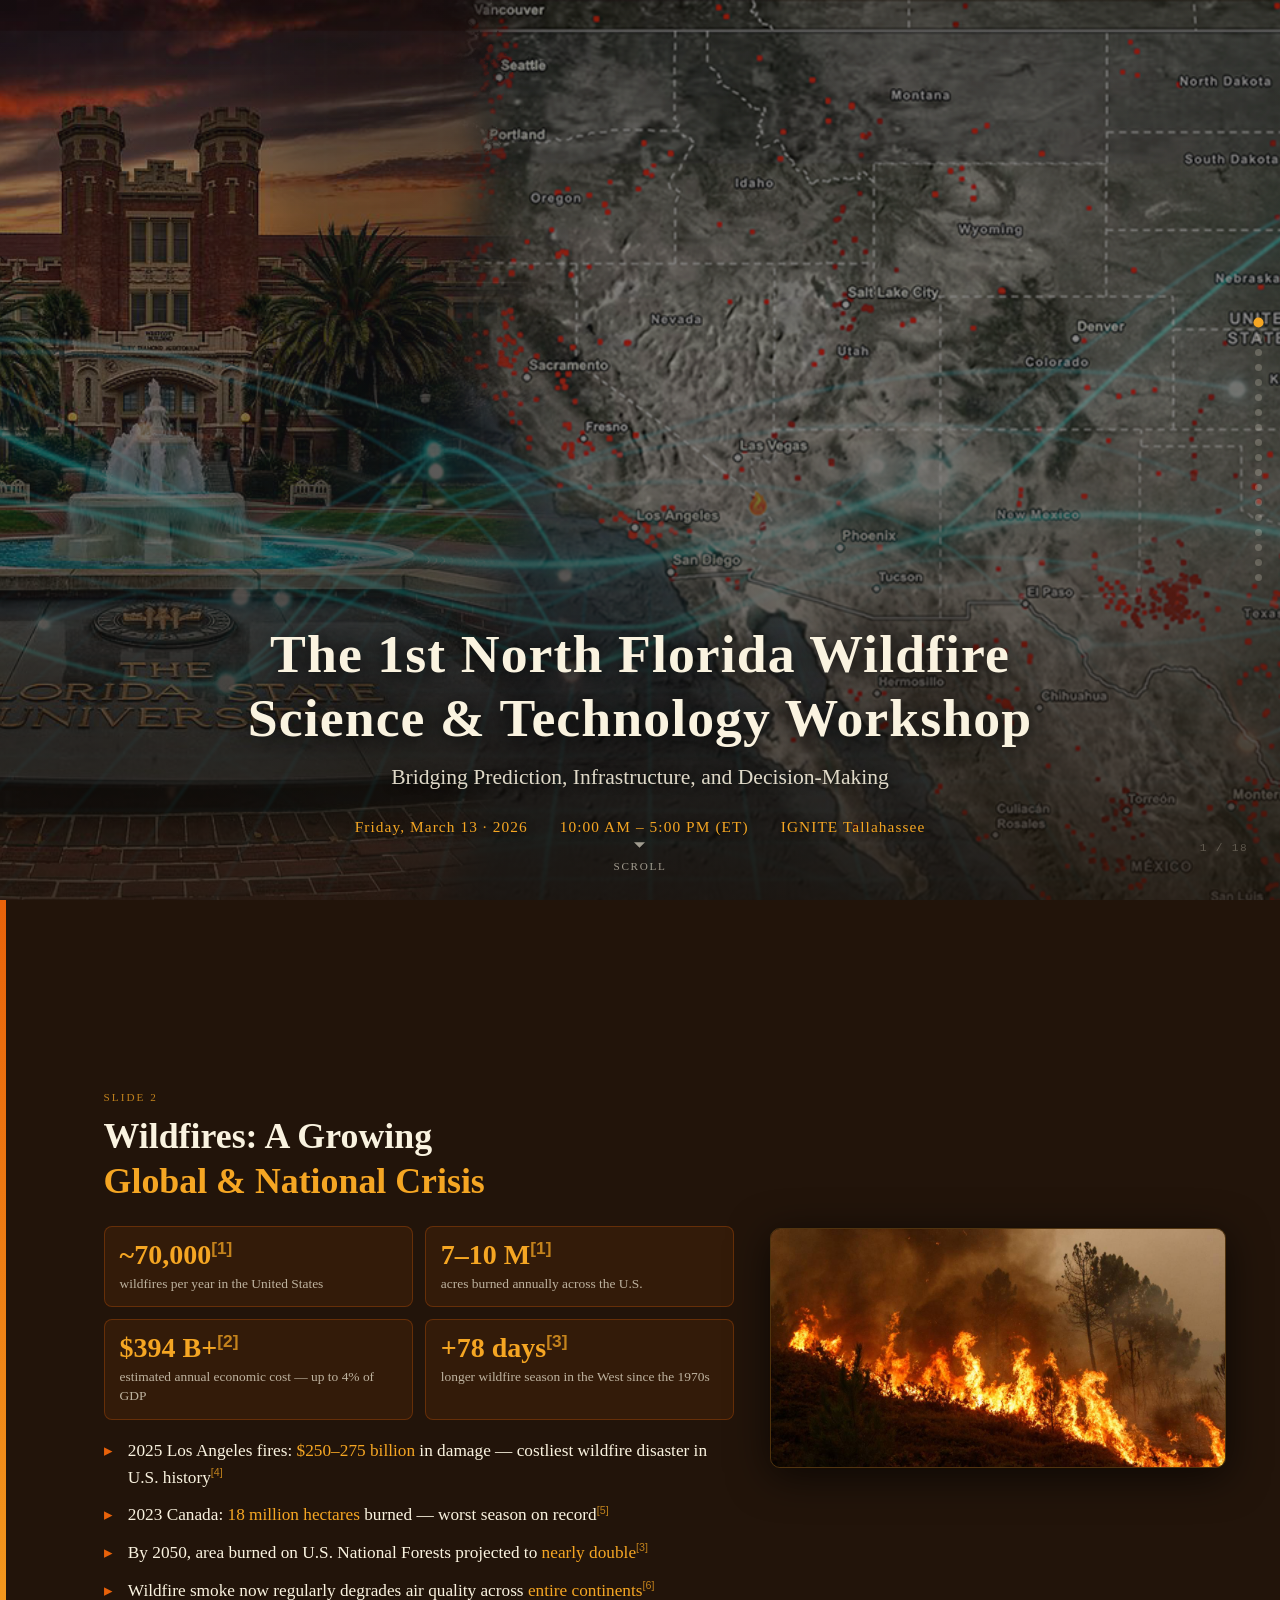
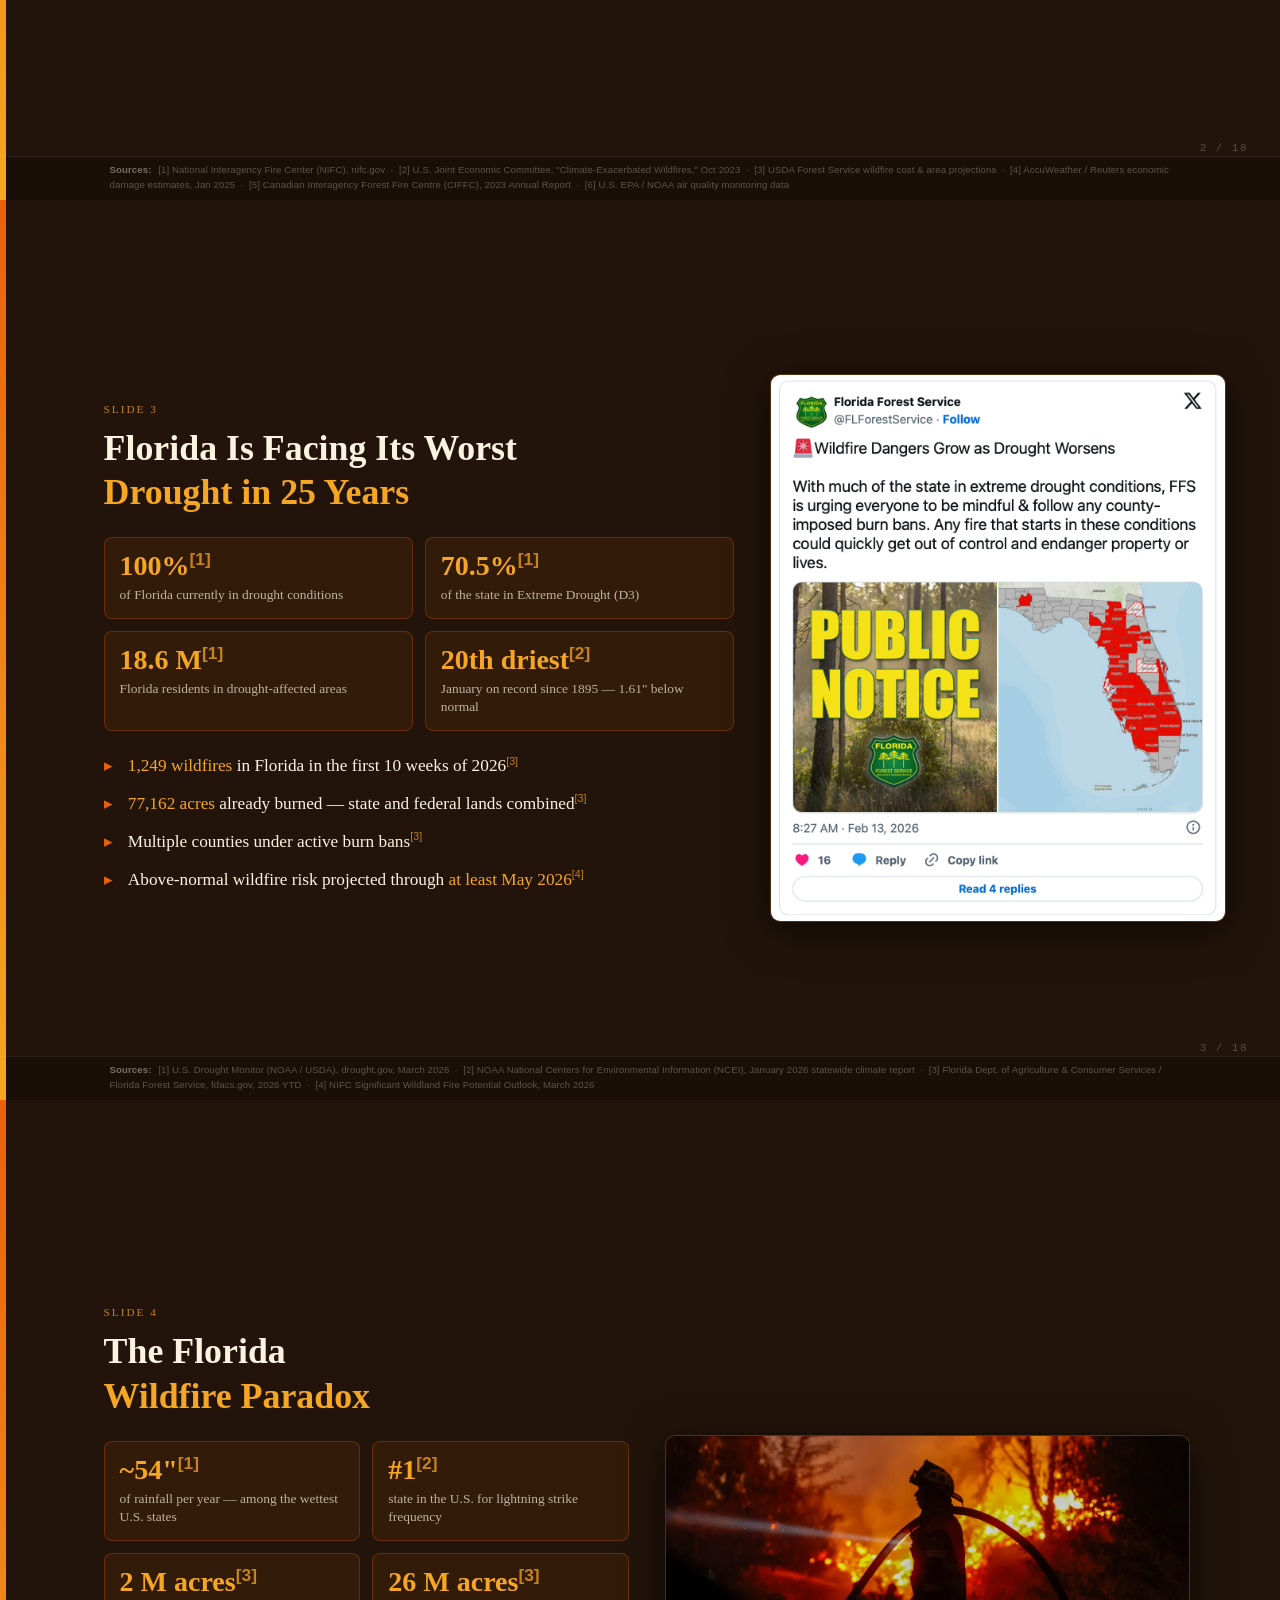
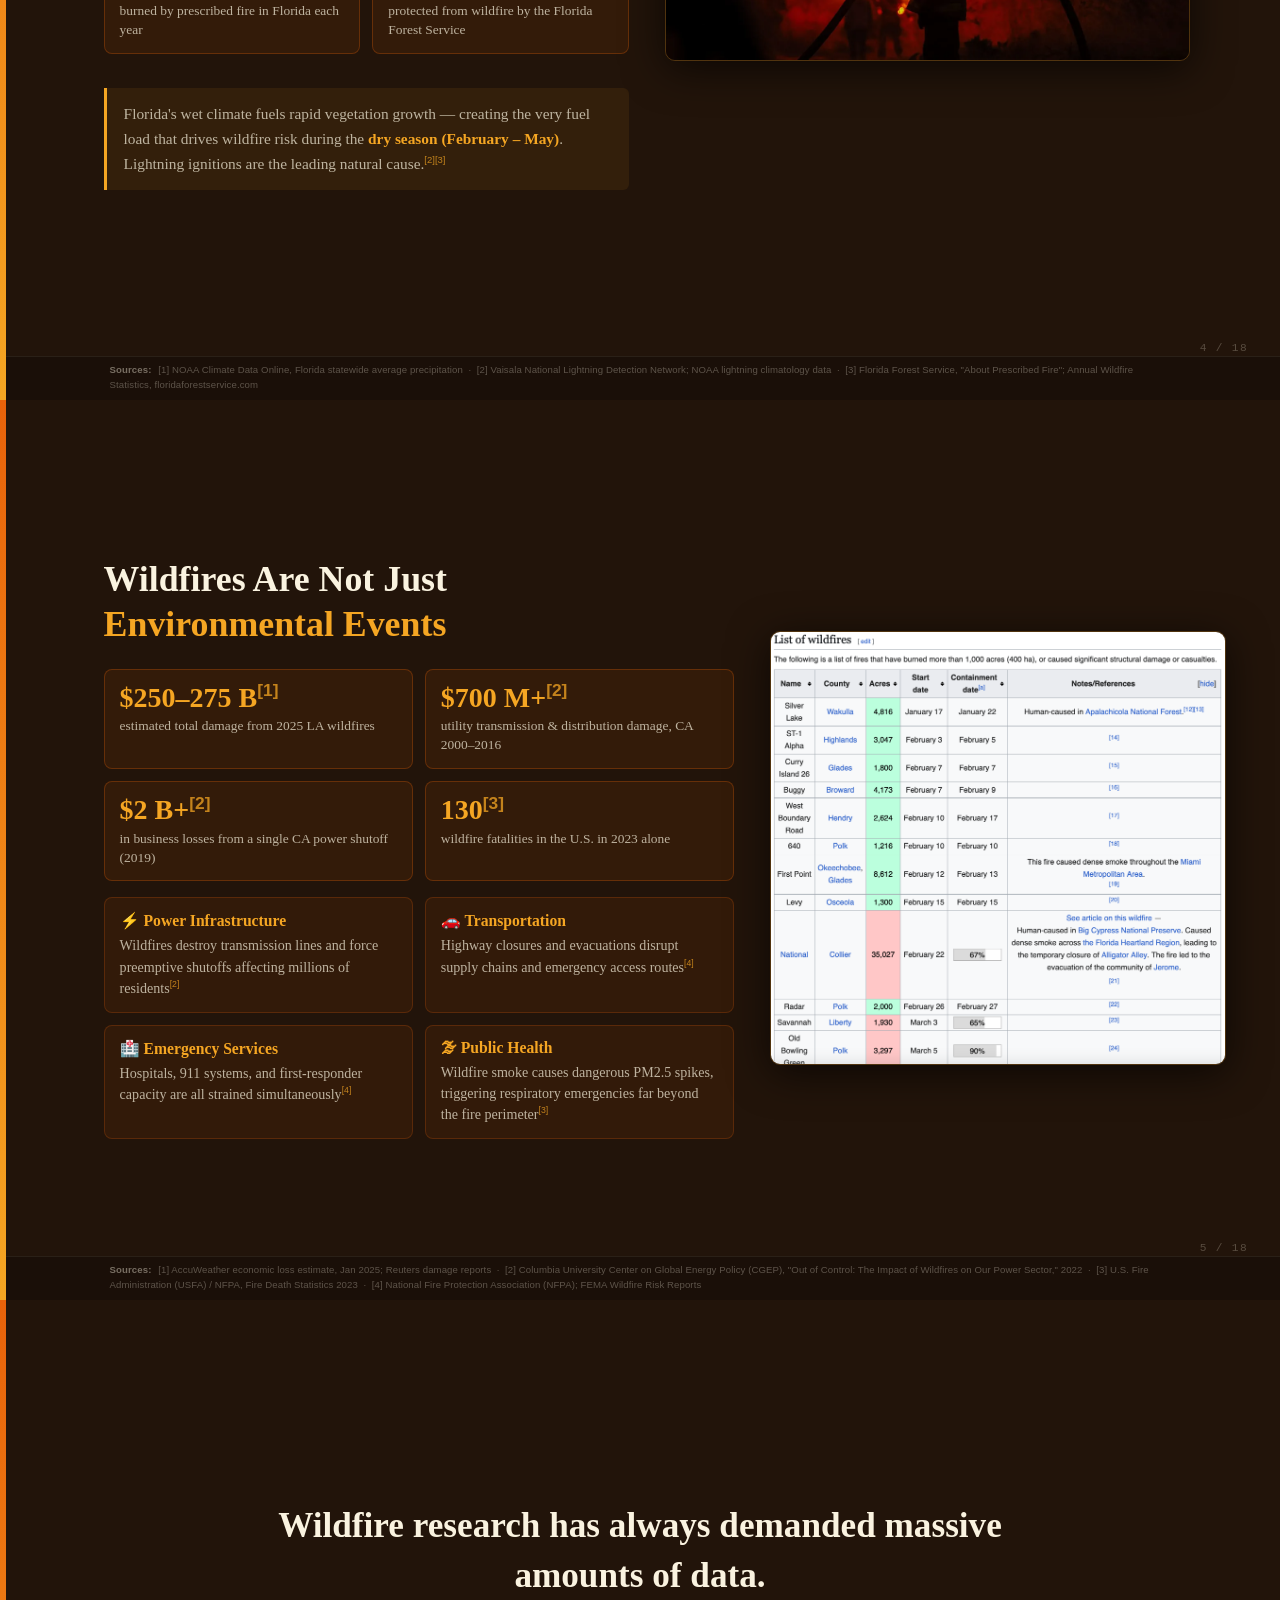
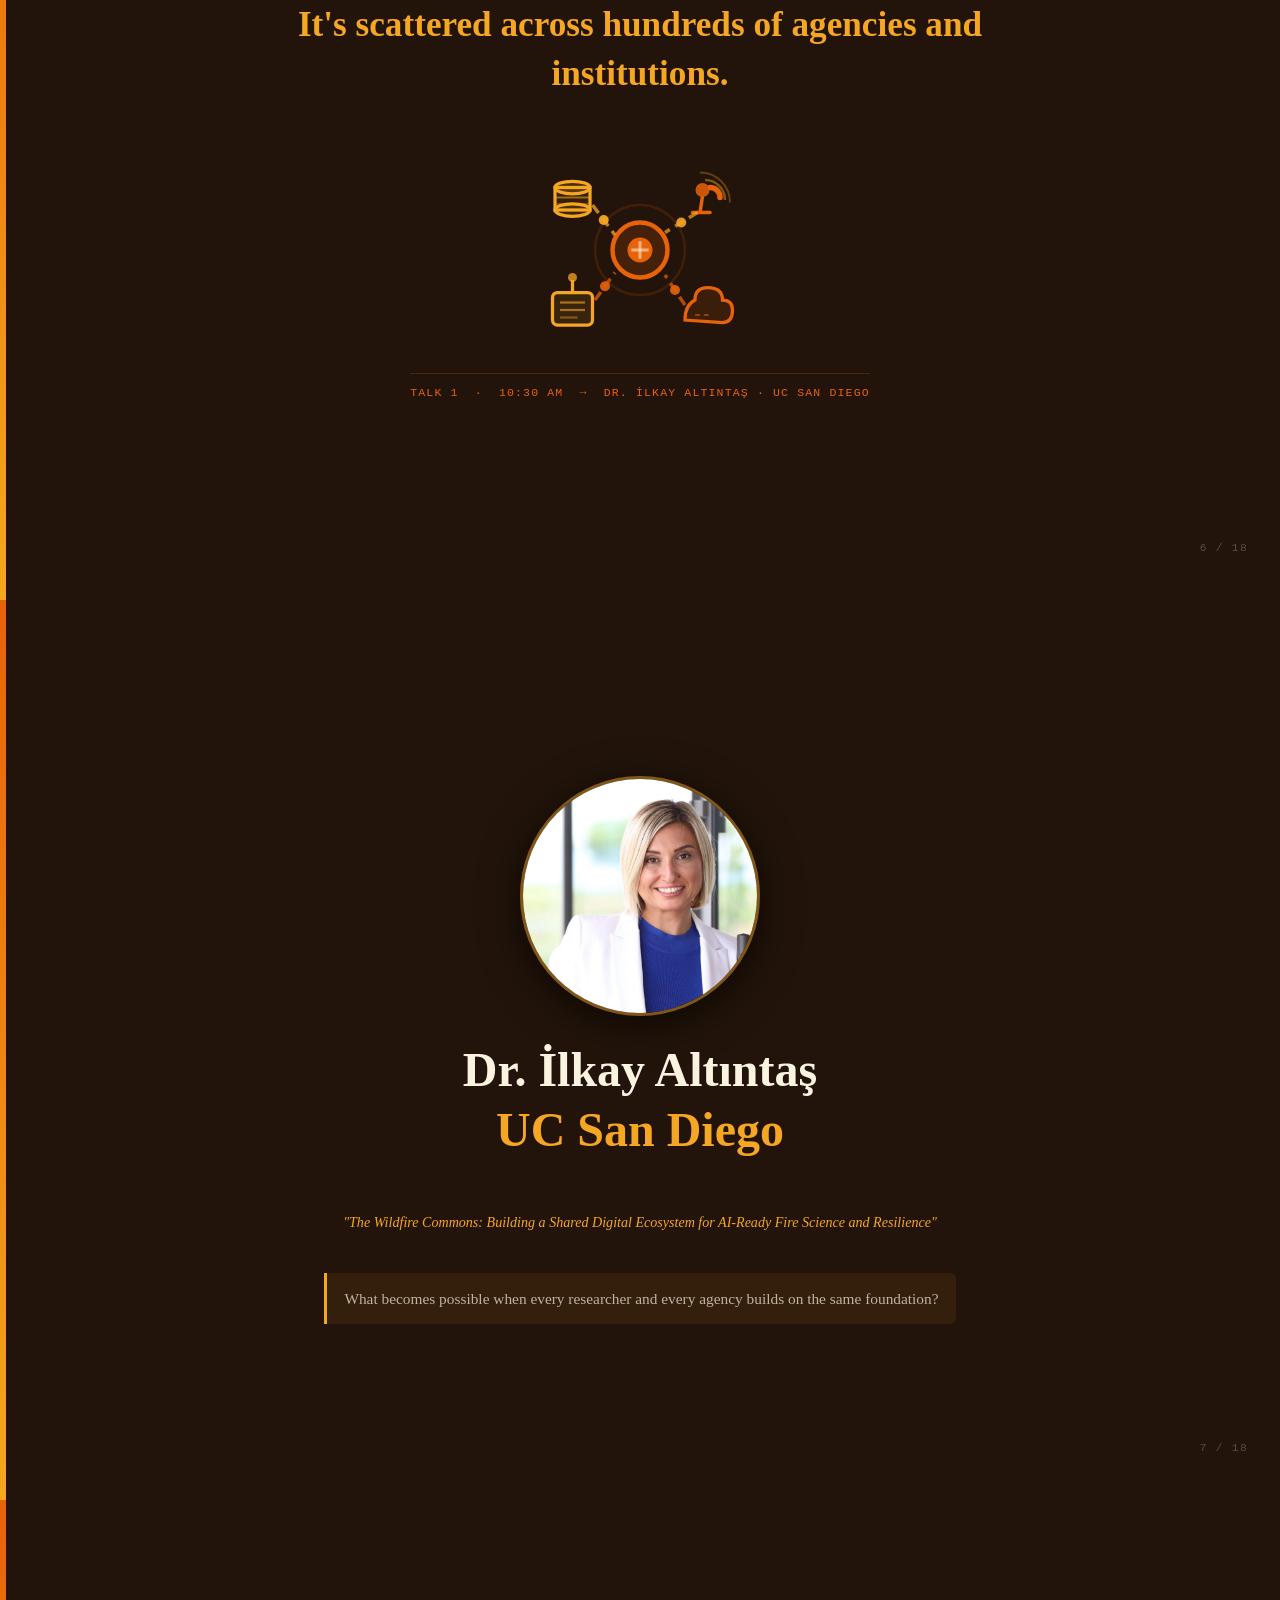
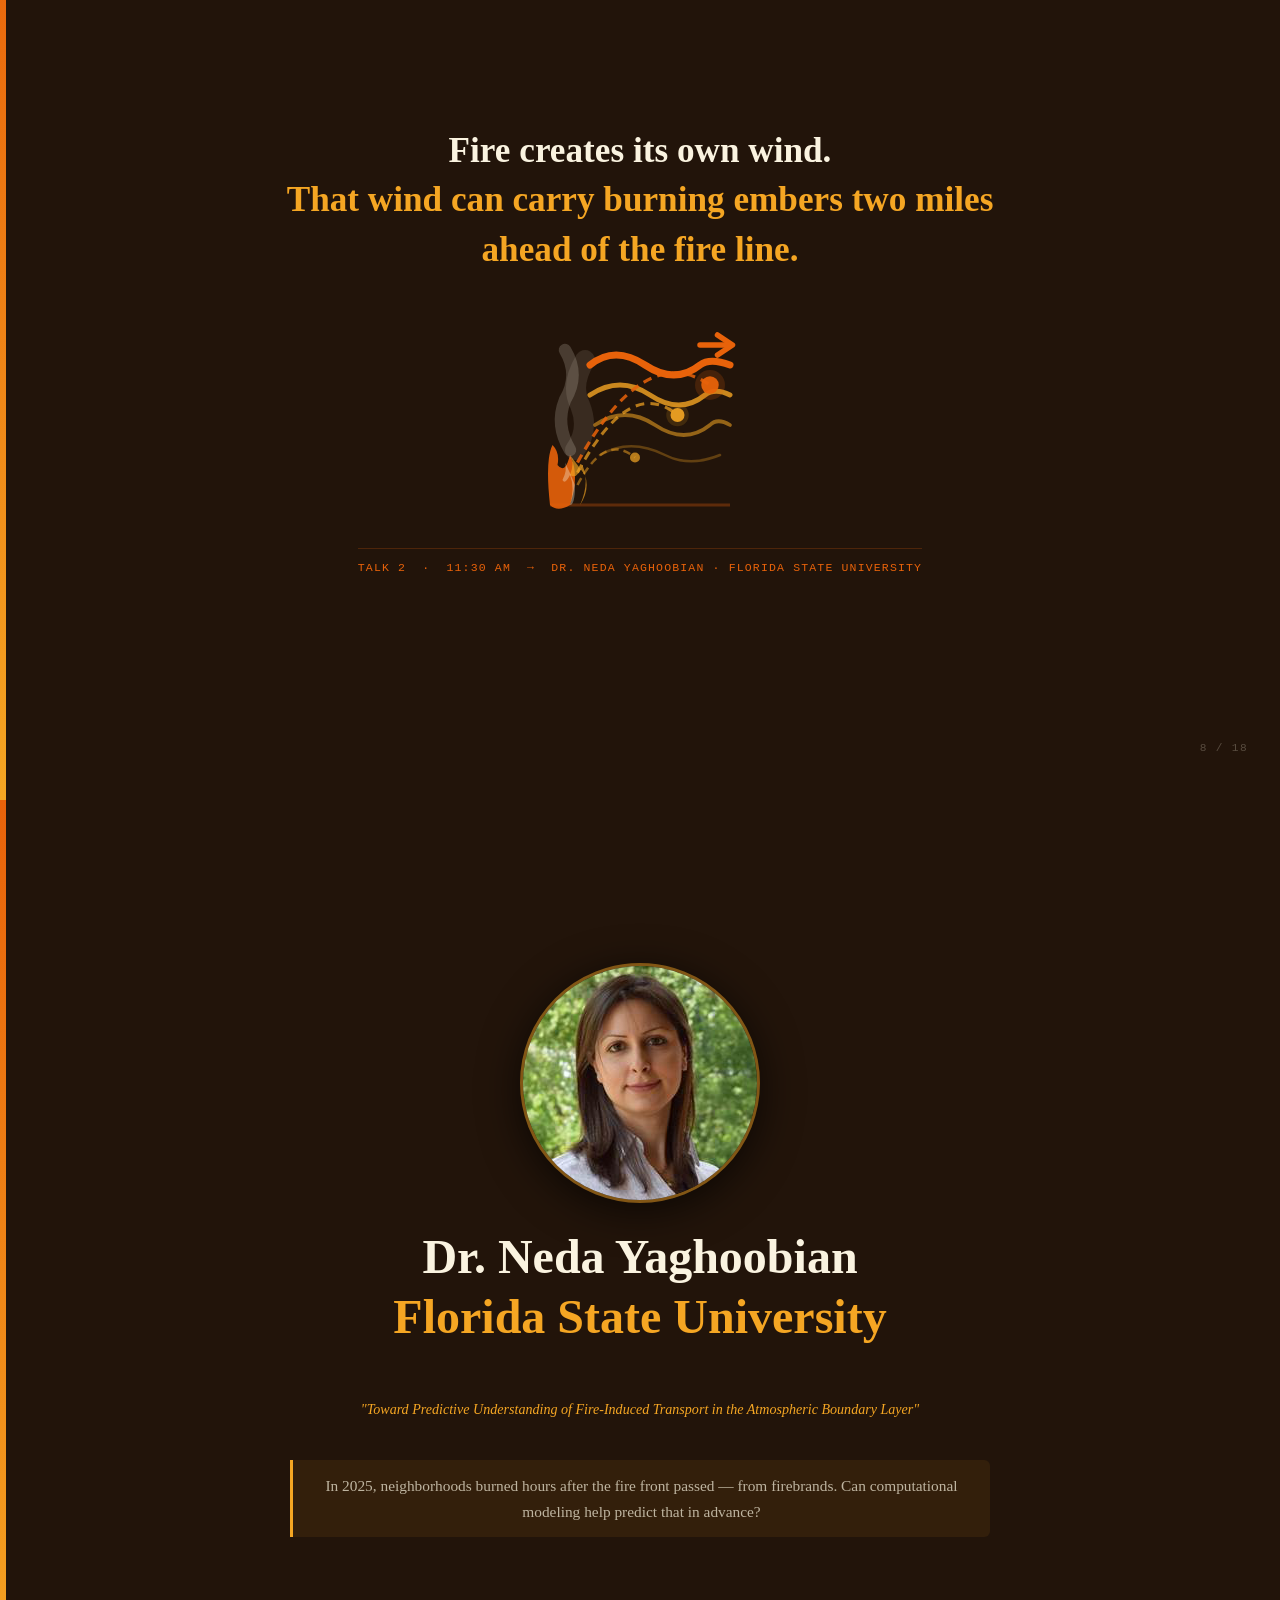
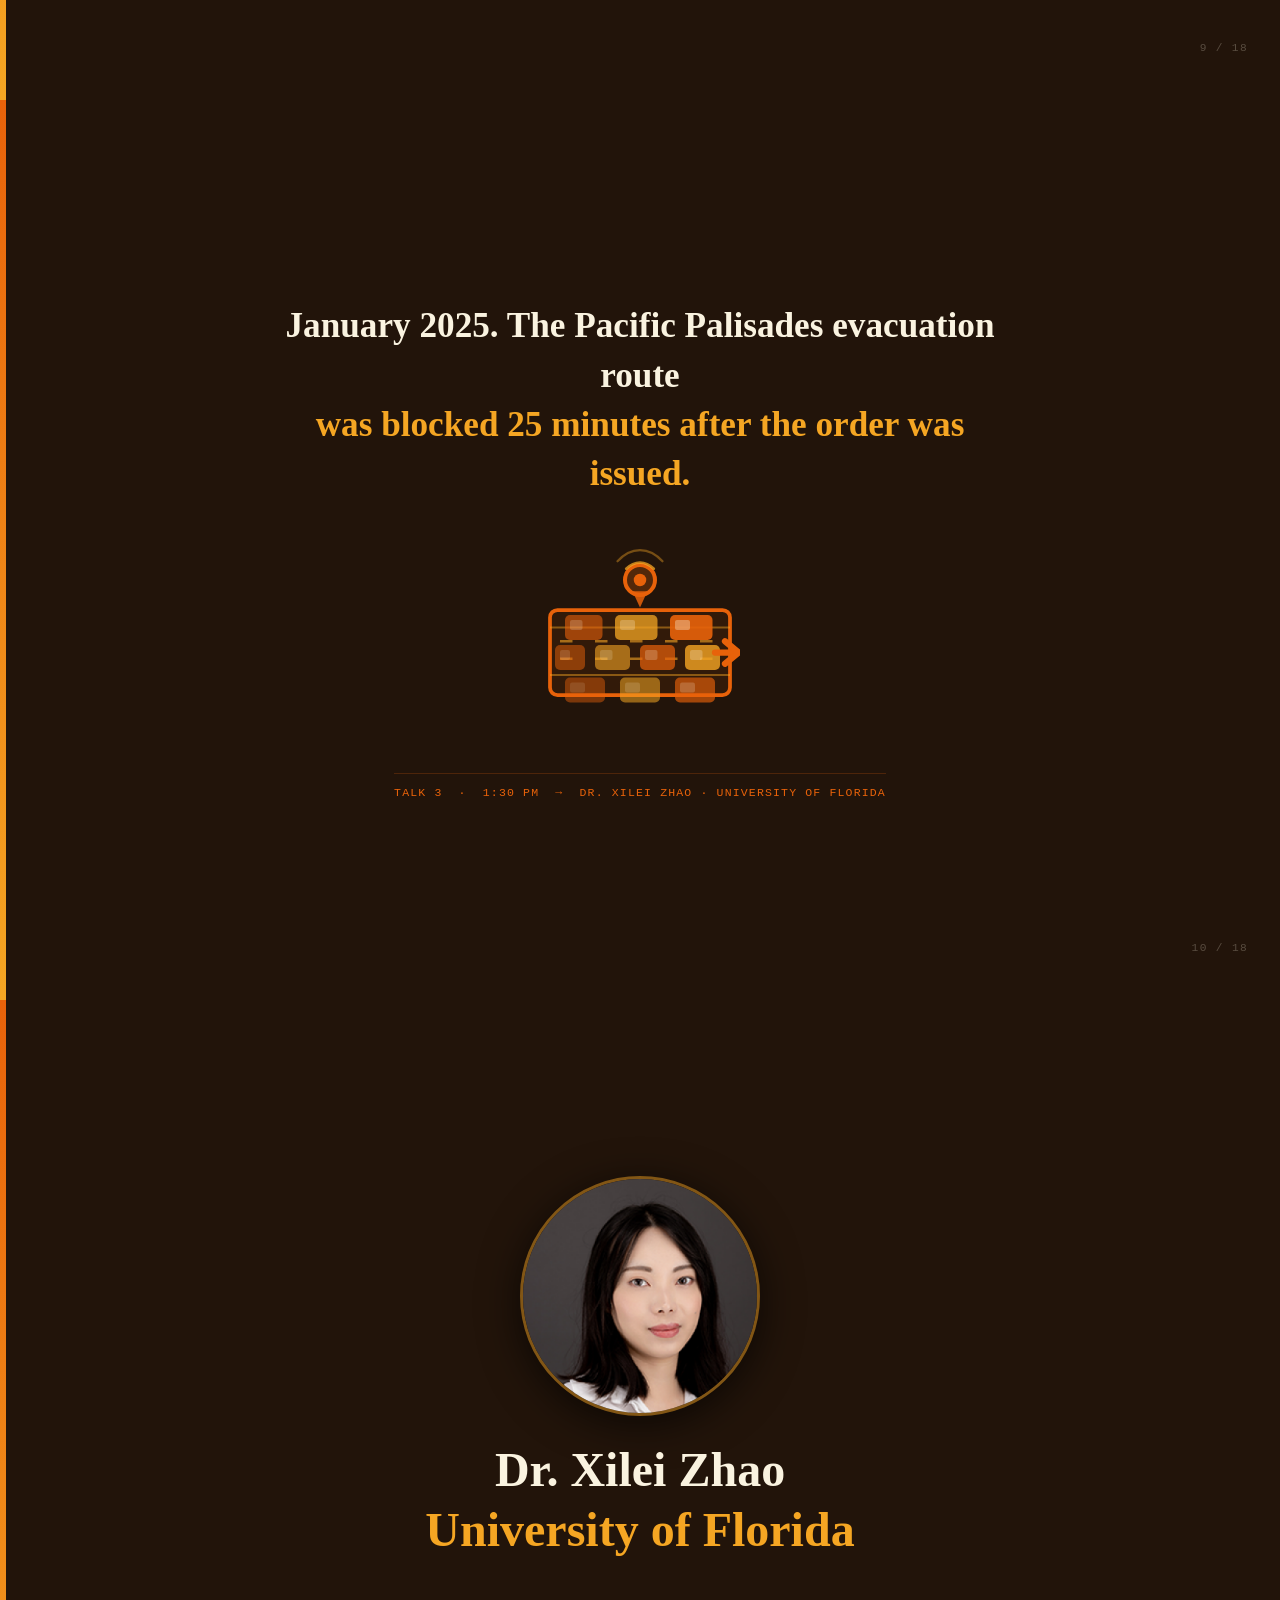
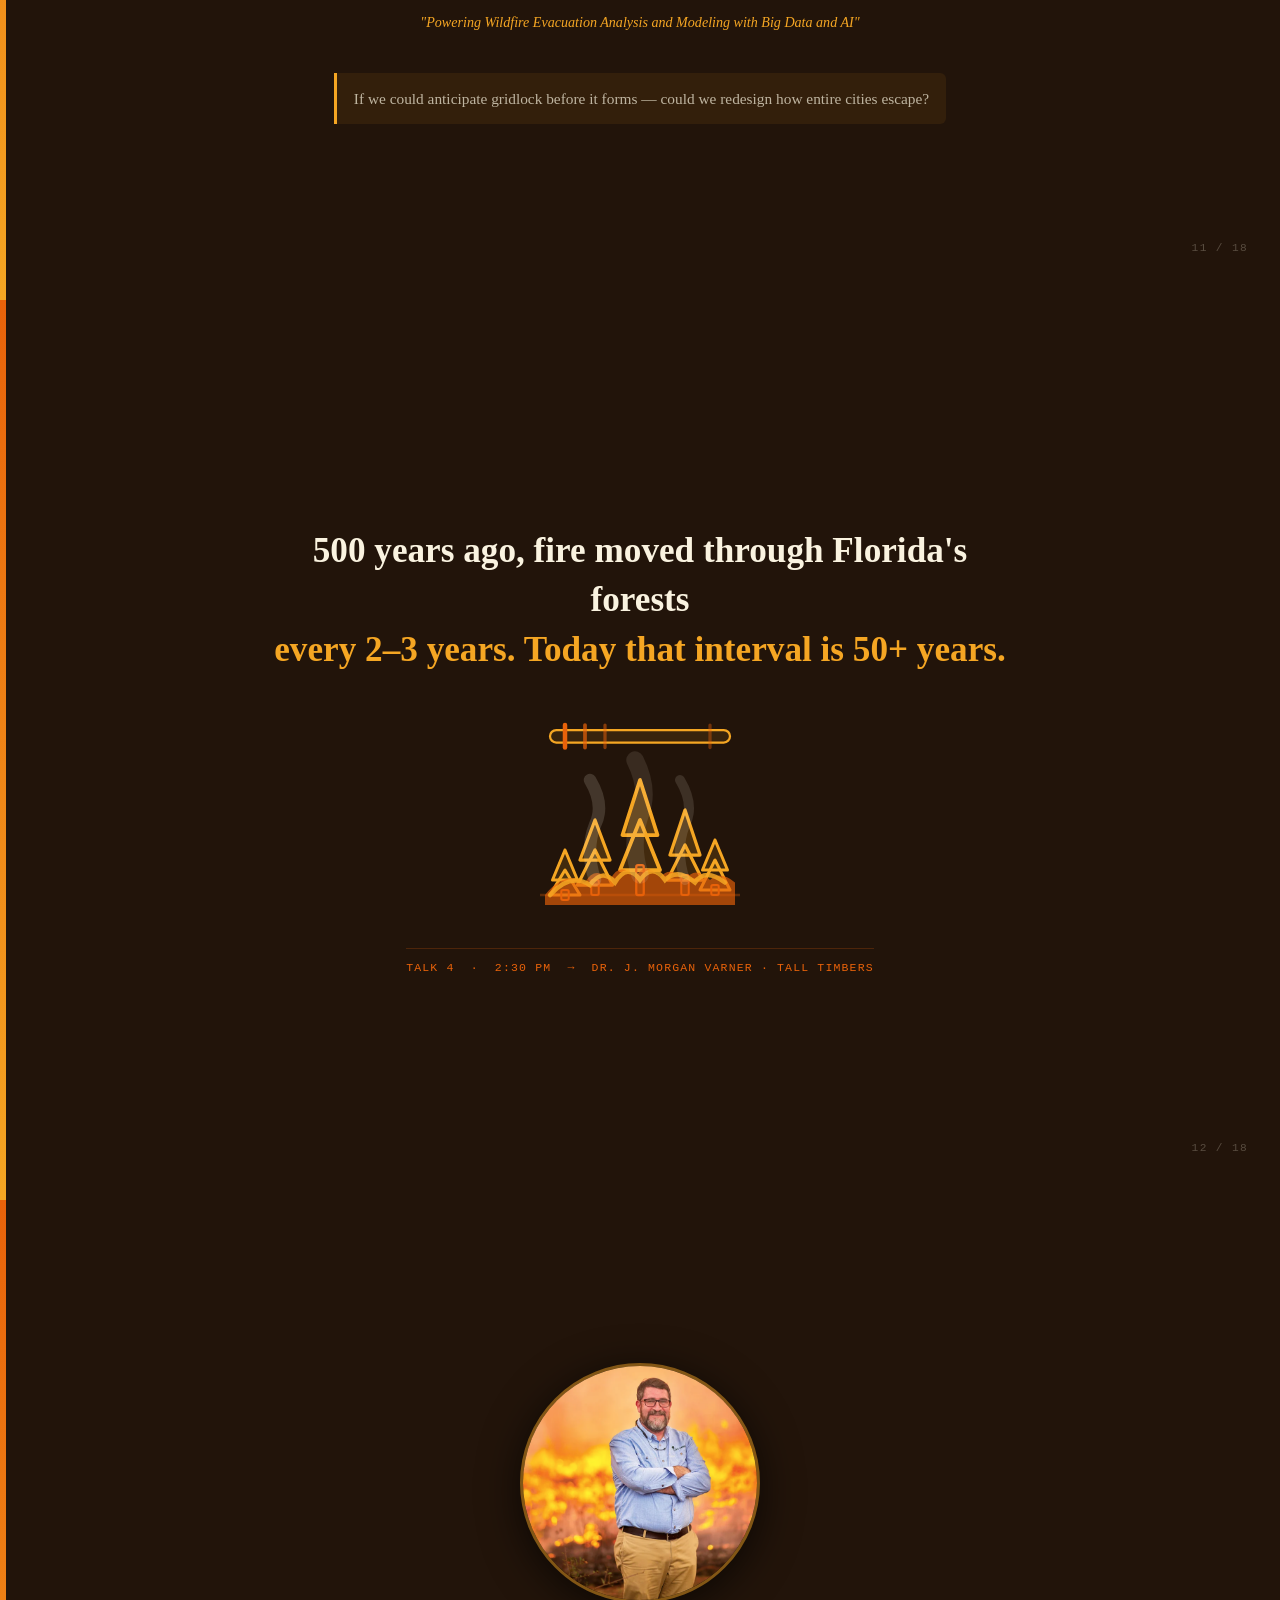
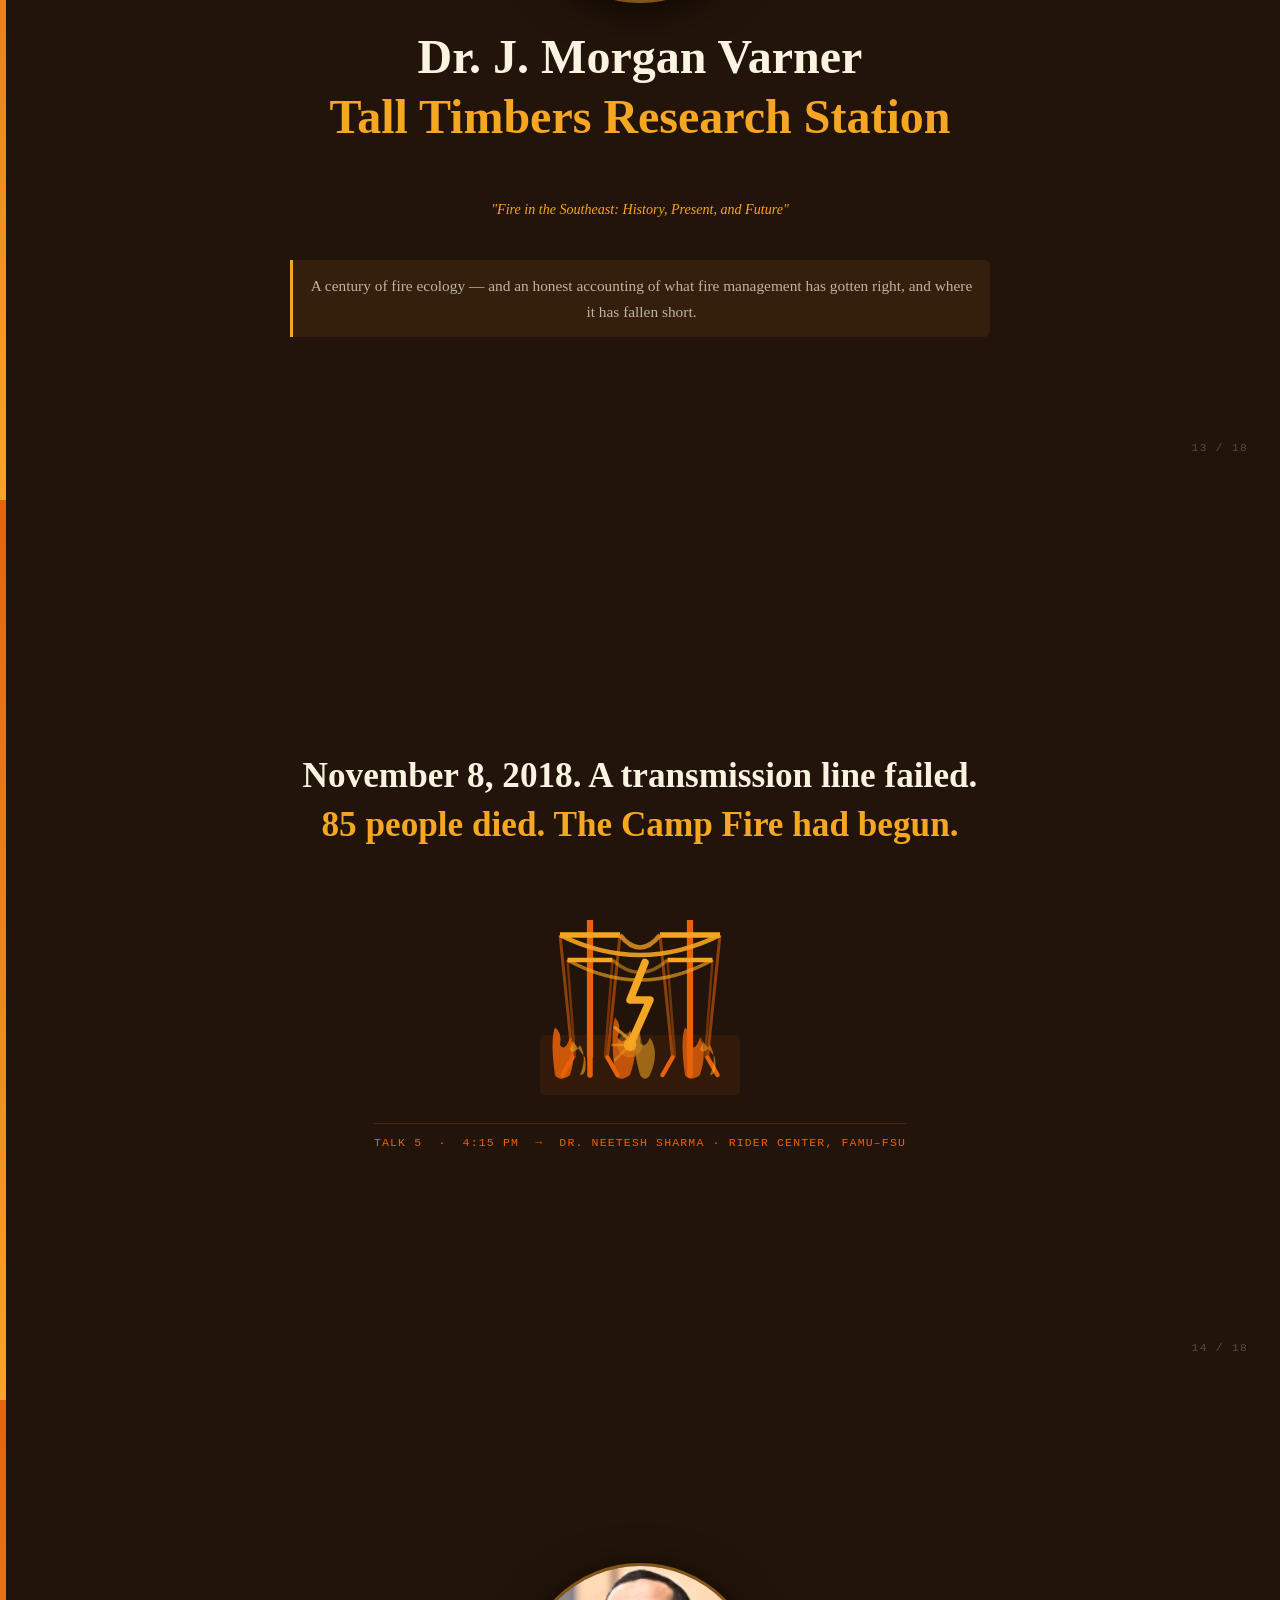
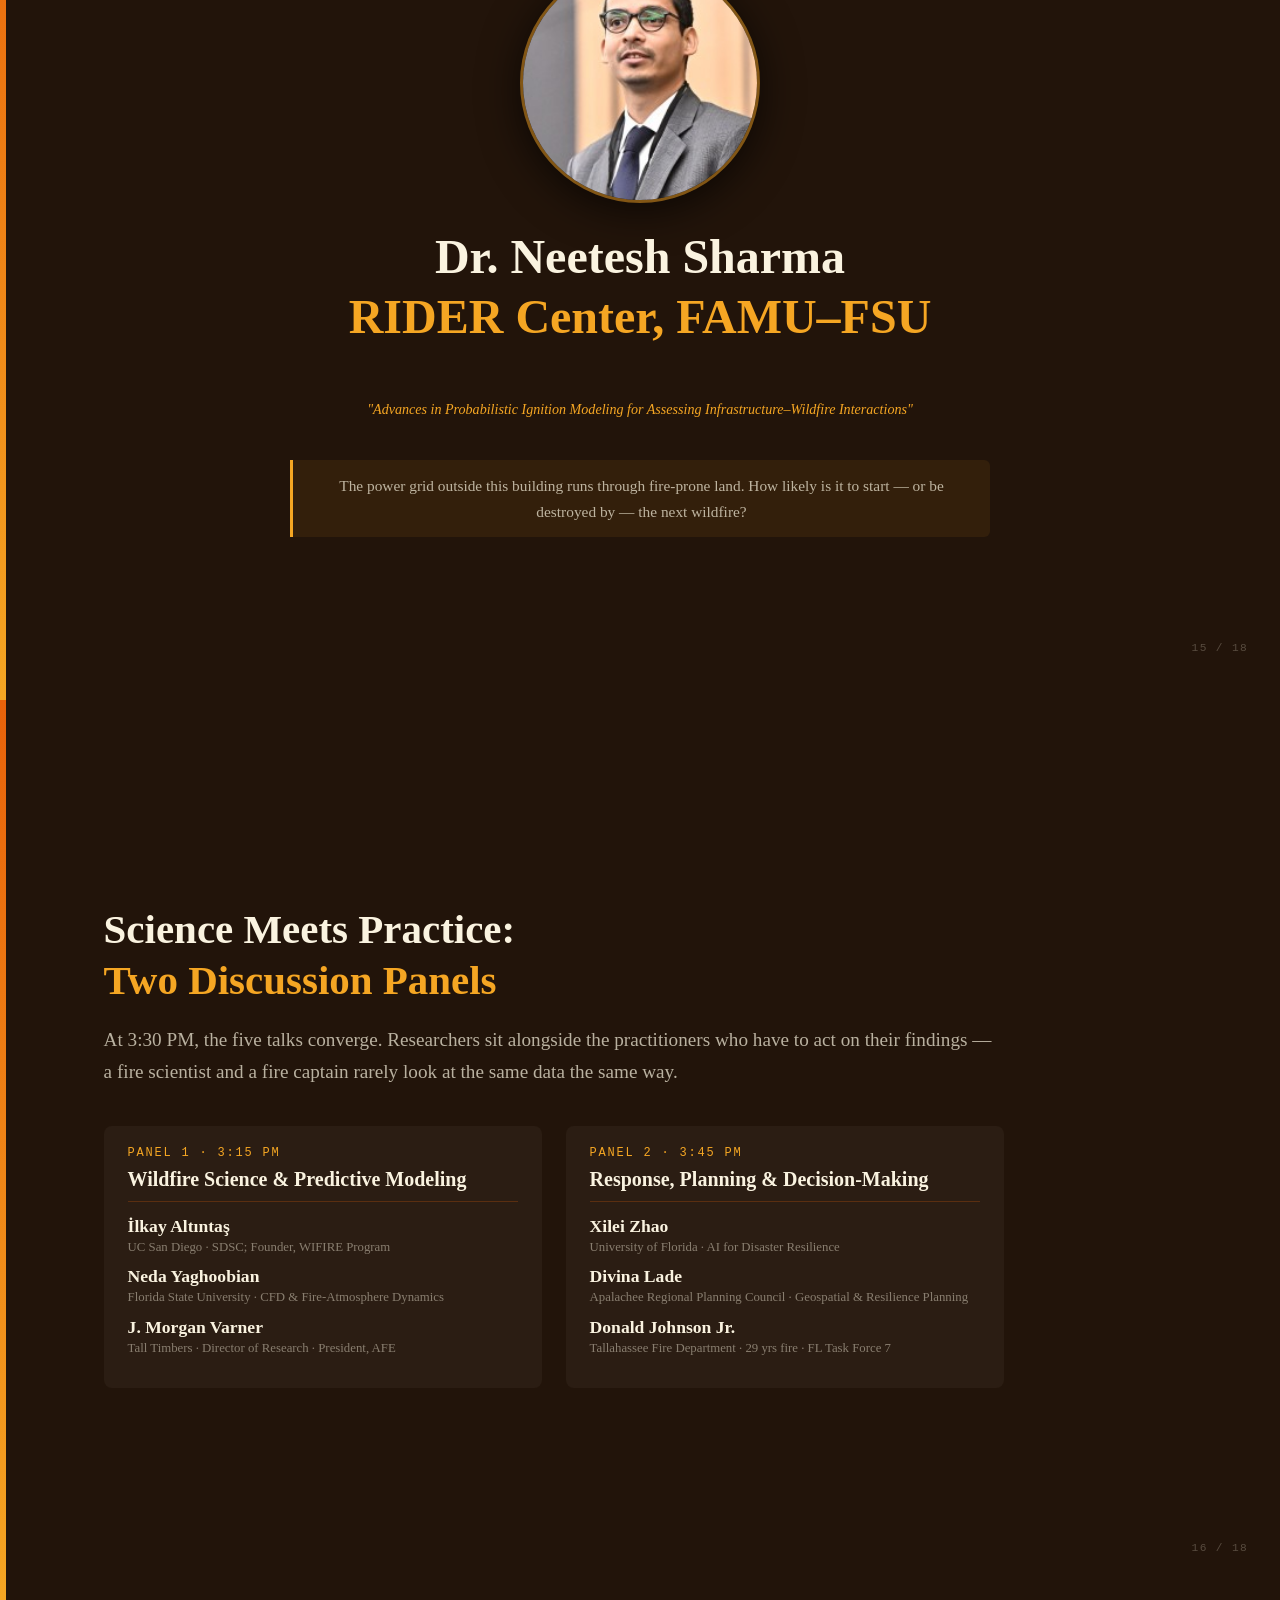
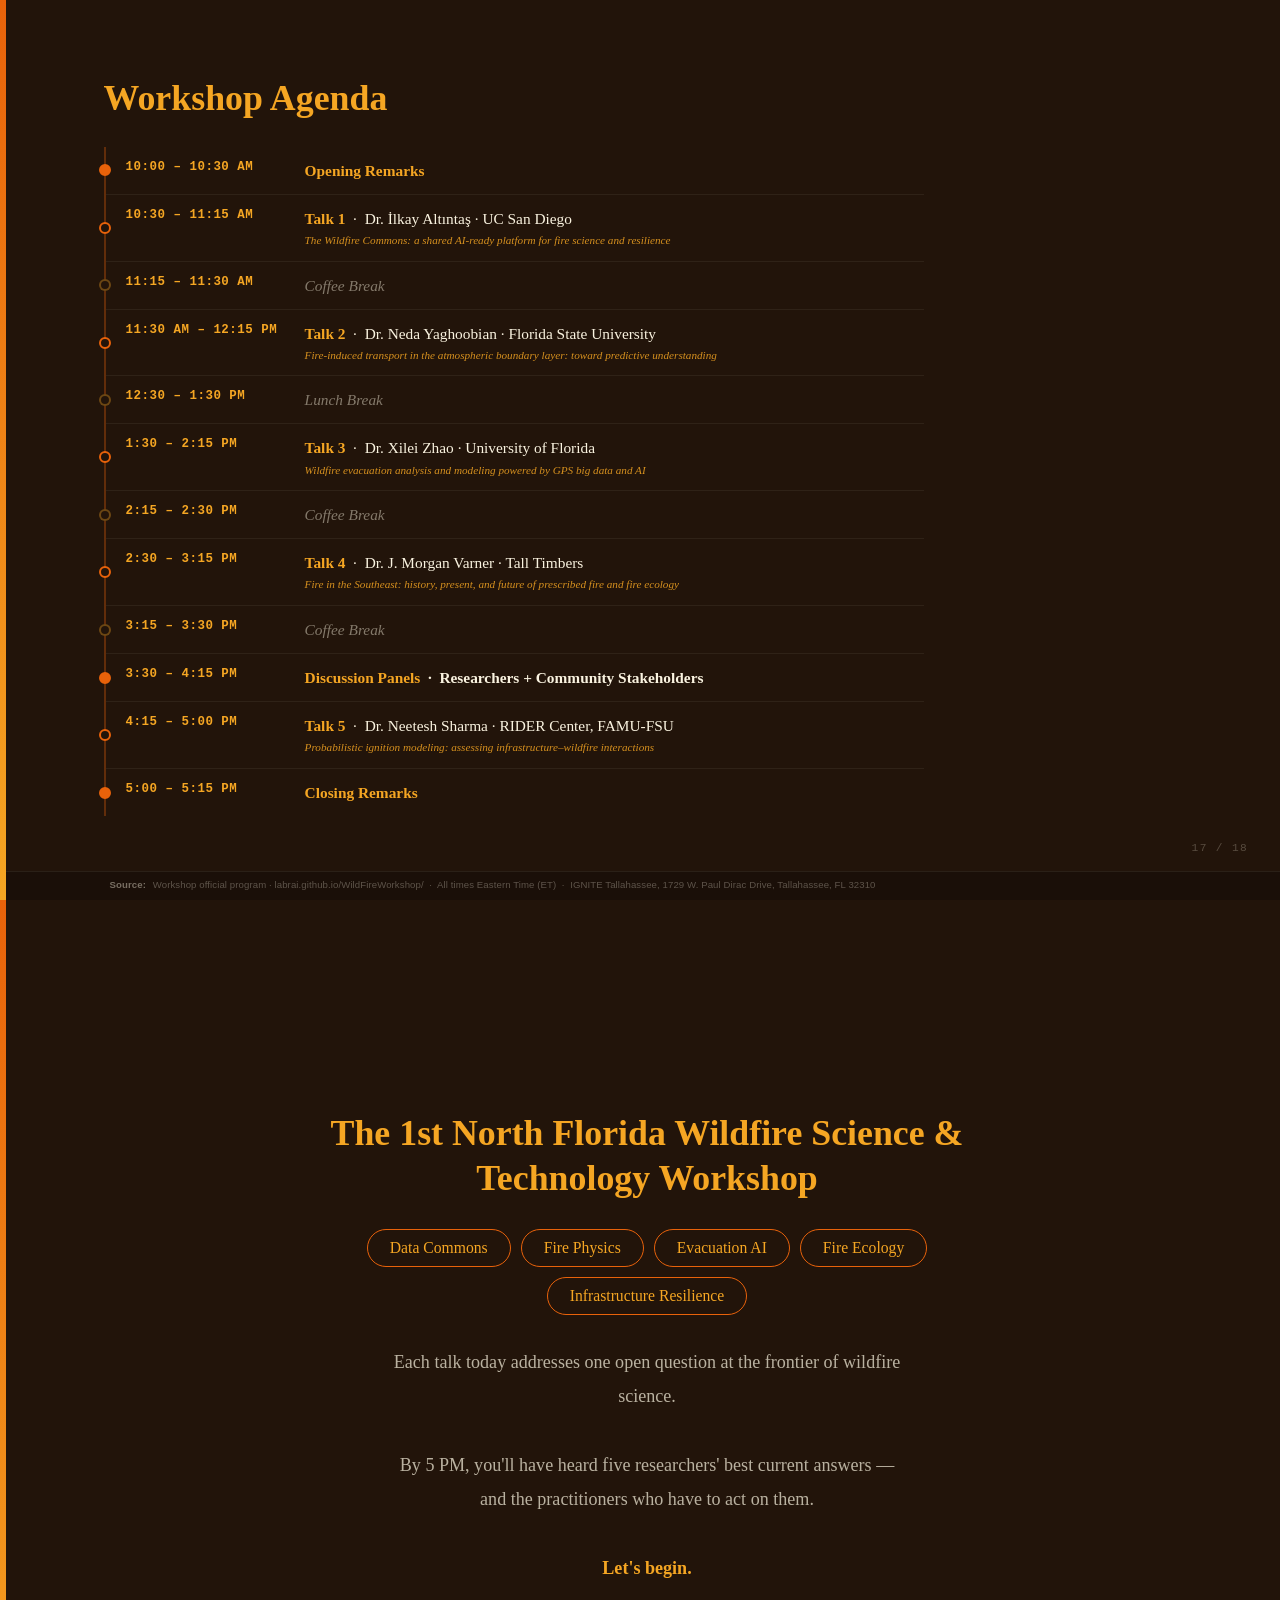
<file: opening/index.html>
<!DOCTYPE html>
<html lang="en">
<head>
  <meta charset="UTF-8" />
  <meta name="viewport" content="width=device-width, initial-scale=1.0" />
  <title>Florida Wildfire Workshop</title>
  <style>
    *, *::before, *::after { box-sizing: border-box; margin: 0; padding: 0; }

    :root {
      --orange: #E8620A;
      --amber:  #F5A623;
      --cream:  #FAF3E0;
      --dark:   #1A1007;
      --char:   #22140A;
      --muted:  rgba(250,243,224,0.70);
      --faint:  rgba(250,243,224,0.45);
    }

    html { scroll-snap-type: y mandatory; overflow-y: scroll; height: 100%; }
    body { height: 100%; font-family: 'Georgia', serif; background: var(--dark); color: var(--cream); }

    /* ── SLIDE BASE ── */
    .slide {
      scroll-snap-align: start; scroll-snap-stop: always;
      min-height: 100vh; width: 100%;
      position: relative; display: flex; flex-direction: column;
      justify-content: center; overflow: hidden;
    }
    .slide::before {
      content: ''; position: absolute; inset: 0; z-index: 0;
      background: var(--char);
    }
    #s1::before { display: none; }

    .accent-bar {
      position: absolute; top: 0; left: 0;
      width: 6px; height: 100%; z-index: 2;
      background: linear-gradient(to bottom, var(--orange), var(--amber));
    }

    /* slide number badge — sits above source bar */
    .slide-badge {
      position: absolute; bottom: 46px; right: 32px; z-index: 5;
      font-size: 0.7rem; letter-spacing: 0.12em;
      color: rgba(250,243,224,0.25); font-family: monospace;
    }

    /* ── SOURCE BAR ── */
    .src-bar {
      position: absolute; bottom: 0; left: 6px; right: 0; z-index: 4;
      padding: 6px calc(7vw + 14px) 7px;
      border-top: 1px solid rgba(250,243,224,0.07);
      background: rgba(0,0,0,0.25);
      font-family: sans-serif;
      font-size: 0.6rem;
      line-height: 1.55;
      color: rgba(250,243,224,0.30);
      letter-spacing: 0.01em;
    }
    .src-bar strong {
      color: rgba(250,243,224,0.42);
      font-weight: 600;
      margin-right: 4px;
    }

    /* inline reference superscripts */
    sup.ref {
      font-size: 0.62em;
      color: var(--amber);
      opacity: 0.75;
      vertical-align: super;
      line-height: 0;
      font-family: sans-serif;
    }

    /* ══ SLIDE 1 — HERO ══ */
    #s1 { padding: 0; }
    #s1 .bg {
      position: absolute; inset: 0; z-index: 0;
      background: url('figs/first page.png') center/cover no-repeat;
    }
    #s1 .bg::after {
      content: ''; position: absolute; inset: 0;
      background: linear-gradient(to top, rgba(26,16,7,0.7) 0%, rgba(26,16,7,0.1) 55%);
    }
    #s1 .hero-label {
      position: relative; z-index: 1;
      width: 100%; padding: 48px 8vw 64px;
      text-align: center; margin-top: auto;
    }
    #s1 h1 {
      font-size: clamp(1.9rem, 4.2vw, 3.5rem);
      font-weight: 700; letter-spacing: 0.02em;
      text-shadow: 0 2px 20px rgba(0,0,0,0.9); line-height: 1.2;
    }
    #s1 .hero-label > p {
      margin-top: 14px; font-size: clamp(0.95rem, 1.9vw, 1.35rem);
      opacity: 0.88; text-shadow: 0 1px 10px rgba(0,0,0,0.75);
    }
    #s1 .hero-meta {
      margin-top: 28px;
      display: flex; justify-content: center; gap: 32px; flex-wrap: wrap;
    }
    #s1 .hero-meta span {
      font-size: clamp(0.78rem, 1.2vw, 0.98rem);
      color: var(--amber); text-shadow: 0 1px 8px rgba(0,0,0,0.7);
      letter-spacing: 0.07em;
    }
    #s1 .scroll-hint {
      position: absolute; bottom: 28px; left: 50%; transform: translateX(-50%);
      z-index: 2; display: flex; flex-direction: column; align-items: center; gap: 5px;
      opacity: 0.6; animation: bounce 2.2s infinite;
      font-size: 0.7rem; letter-spacing: 0.15em; text-transform: uppercase;
    }
    #s1 .scroll-hint svg { width: 22px; height: 22px; fill: var(--cream); }
    @keyframes bounce {
      0%,100%{ transform: translateX(-50%) translateY(0); }
      50%    { transform: translateX(-50%) translateY(9px); }
    }

    /* ══ SLIDE BODY ══ */
    .slide-body {
      position: relative; z-index: 1;
      display: grid; grid-template-columns: 1fr 1fr;
      align-items: center; gap: 36px;
      width: 100%;
      padding: 48px 7vw 52px calc(7vw + 14px);
      min-height: calc(100vh - 36px); /* leave room for src-bar */
    }
    .slide-body.full  { grid-template-columns: 1fr; }
    .slide-body.wide  { grid-template-columns: 58% 42%; }
    .slide-body.narrow{ grid-template-columns: 42% 58%; }

    .slide-text { display: flex; flex-direction: column; gap: 0; }
    .slide-num {
      font-size: 0.7rem; letter-spacing: 0.18em; text-transform: uppercase;
      color: var(--amber); margin-bottom: 11px; opacity: 0.75;
    }
    .slide h2 {
      font-size: clamp(1.4rem, 2.8vw, 2.3rem);
      font-weight: 700; line-height: 1.25; margin-bottom: 22px;
    }
    .slide h2 em { font-style: normal; color: var(--amber); }

    .slide-img { display: flex; align-items: center; justify-content: center; height: 100%; }
    .slide-img img {
      width: 100%; max-height: 66vh; object-fit: contain;
      border-radius: 10px; box-shadow: 0 8px 40px rgba(0,0,0,0.65);
      border: 1px solid rgba(245,166,35,0.22);
    }
    .presenter-photo {
      width: 240px; height: 240px; border-radius: 50%;
      object-fit: cover; object-position: center top;
      box-shadow: 0 8px 40px rgba(0,0,0,0.65);
      border: 3px solid rgba(245,166,35,0.45);
    }

    /* ── STAT CARDS ── */
    .stat-grid { display: grid; grid-template-columns: 1fr 1fr; gap: 12px; margin-bottom: 18px; }
    .stat-grid.cols3 { grid-template-columns: 1fr 1fr 1fr; }
    .stat-card { background: rgba(232,98,10,0.09); border: 1px solid rgba(232,98,10,0.28); border-radius: 8px; padding: 13px 15px; }
    .stat-card .n { font-size: clamp(1.25rem, 2.3vw, 1.75rem); font-weight: 700; color: var(--amber); line-height: 1.1; margin-bottom: 4px; }
    .stat-card .l { font-size: clamp(0.73rem, 1.05vw, 0.86rem); color: var(--muted); line-height: 1.4; }

    /* ── BULLET / NUMBERED LIST ── */
    .blist { list-style: none; display: flex; flex-direction: column; gap: 11px; }
    .blist li { font-size: clamp(0.92rem, 1.5vw, 1.08rem); padding-left: 1.4em; position: relative; line-height: 1.55; }
    .blist li::before { content: '▸'; position: absolute; left: 0; color: var(--orange); }
    .blist li strong { color: var(--amber); font-weight: normal; }

    .nlist { list-style: none; display: flex; flex-direction: column; gap: 11px; counter-reset: nl; }
    .nlist li { font-size: clamp(0.92rem, 1.5vw, 1.08rem); padding-left: 2em; position: relative; line-height: 1.55; counter-increment: nl; }
    .nlist li::before { content: counter(nl) '.'; position: absolute; left: 0; color: var(--orange); font-weight: 700; }

    /* ── CALLOUT BOX ── */
    .callout {
      margin-top: 16px; padding: 13px 17px;
      background: rgba(245,166,35,0.08); border-left: 3px solid var(--amber);
      border-radius: 0 6px 6px 0;
      font-size: clamp(0.83rem, 1.25vw, 0.96rem); color: var(--muted); line-height: 1.65;
    }
    .callout strong { color: var(--amber); }

    /* ── DROUGHT SCALE ── */
    .drought-scale { margin-bottom: 16px; }
    .drought-row { display: grid; grid-template-columns: 140px 58px 1fr; align-items: center; gap: 10px; padding: 7px 0; border-bottom: 1px solid rgba(250,243,224,0.06); font-size: clamp(0.78rem, 1.15vw, 0.88rem); }
    .drought-row:last-child { border-bottom: none; }
    .d-label { color: var(--muted); }
    .d-pct { color: var(--amber); font-weight: 700; font-family: monospace; font-size: 0.98rem; text-align: right; }
    .d-bar-wrap { height: 8px; background: rgba(250,243,224,0.08); border-radius: 4px; overflow: hidden; }
    .d-bar { height: 100%; border-radius: 4px; }

    /* ── FEATURE CARDS ── */
    .feature-grid { display: grid; grid-template-columns: 1fr 1fr; gap: 12px; }
    .feature-card { background: rgba(232,98,10,0.08); border: 1px solid rgba(232,98,10,0.22); border-radius: 8px; padding: 13px 15px; }
    .feature-card .fc-title { font-size: clamp(0.86rem, 1.25vw, 0.98rem); color: var(--amber); font-weight: 700; margin-bottom: 5px; }
    .feature-card .fc-body { font-size: clamp(0.76rem, 1.1vw, 0.88rem); color: var(--muted); line-height: 1.5; }

    /* ── PROCESS STEPS ── */
    .process-steps { display: flex; flex-direction: column; gap: 0; }
    .process-step { display: grid; grid-template-columns: 44px 1fr; gap: 12px; align-items: flex-start; padding: 11px 0; border-bottom: 1px solid rgba(250,243,224,0.06); }
    .process-step:last-child { border-bottom: none; }
    .ps-num { width: 34px; height: 34px; border-radius: 50%; background: rgba(232,98,10,0.16); border: 1px solid var(--orange); display: flex; align-items: center; justify-content: center; font-size: 0.88rem; font-weight: 700; color: var(--amber); flex-shrink: 0; }
    .ps-content .ps-title { font-size: clamp(0.88rem, 1.35vw, 1rem); color: var(--cream); font-weight: 700; margin-bottom: 2px; }
    .ps-content .ps-desc { font-size: clamp(0.76rem, 1.08vw, 0.86rem); color: var(--faint); line-height: 1.5; }

    /* ── MOTIVATION SLIDES ── */
    .mot-sub { font-size: clamp(0.9rem, 1.45vw, 1.05rem); color: var(--muted); line-height: 1.75; margin-bottom: 20px; margin-top: 8px; }
    .mot-bridge { font-size: 0.72rem; color: var(--orange); letter-spacing: 0.1em; text-transform: uppercase; font-family: monospace; padding-top: 12px; border-top: 1px solid rgba(232,98,10,0.22); }

    /* ── AGENDA SLIDE ── */
    #s17 .slide-body { grid-template-columns: 1fr; padding: 44px 7vw 52px calc(7vw + 14px); align-content: center; }
    #s17 h2 { margin-bottom: 26px; }
    .schedule { display: flex; flex-direction: column; border-left: 2px solid rgba(232,98,10,0.32); }
    .schedule-row { display: grid; grid-template-columns: 185px 1fr; position: relative; }
    .schedule-row + .schedule-row { border-top: 1px solid rgba(250,243,224,0.06); }
    .schedule-row::before { content: ''; position: absolute; left: -7px; top: 50%; transform: translateY(-50%); width: 12px; height: 12px; border-radius: 50%; background: var(--char); border: 2px solid var(--orange); z-index: 1; }
    .schedule-row.brk::before { border-color: rgba(245,166,35,0.35); }
    .schedule-row.hi::before  { background: var(--orange); }
    .sch-time { padding: 12px 14px 12px 20px; font-size: 0.78rem; letter-spacing: 0.04em; color: var(--amber); font-family: monospace; font-weight: 700; white-space: nowrap; line-height: 1.4; }
    .sch-desc { padding: 12px 14px; font-size: clamp(0.83rem, 1.25vw, 0.96rem); line-height: 1.5; }
    .sch-desc strong { color: var(--amber); }
    .schedule-row.brk .sch-desc { color: var(--faint); font-style: italic; }
    .schedule-row.hi  .sch-desc { font-weight: 600; }

    /* ── CLOSING SLIDE ── */
    #s21 .slide-body { grid-template-columns: 1fr; justify-items: center; text-align: center; }
    #s21 .slide-text { align-items: center; }
    .tag-row { display: flex; flex-wrap: wrap; justify-content: center; gap: 10px; margin-bottom: 30px; }
    .tag { padding: 9px 22px; border: 1px solid var(--orange); border-radius: 100px; font-size: 0.98rem; color: var(--amber); }
    .closing-quote { font-size: clamp(0.96rem, 1.62vw, 1.13rem); line-height: 1.9; color: var(--muted); max-width: 560px; }

    /* ── TALK PREVIEW SLIDES ── */
    .talk-header { margin-bottom: 18px; padding-bottom: 16px; border-bottom: 1px solid rgba(250,243,224,0.12); }
    .talk-badge { display: inline-block; font-size: 0.62rem; letter-spacing: 0.15em; text-transform: uppercase; color: var(--orange); font-family: monospace; font-weight: 700; margin-bottom: 6px; }
    .talk-speaker { font-size: clamp(1.05rem, 1.7vw, 1.35rem); color: var(--cream); font-weight: 700; margin: 0 0 2px; line-height: 1.2; }
    .talk-inst { font-size: 0.74rem; color: var(--muted); letter-spacing: 0.04em; }
    .talk-title { font-size: clamp(0.78rem, 1.1vw, 0.92rem); color: var(--amber); font-style: italic; line-height: 1.5; margin-top: 6px; }
    .hook-line { font-size: clamp(1rem, 1.7vw, 1.35rem); color: var(--cream); font-weight: 700; line-height: 1.4; margin-bottom: 18px; }
    .hook-line em { color: var(--amber); font-style: normal; }
    .talk-bullets { list-style: none; display: flex; flex-direction: column; gap: 8px; margin-bottom: 14px; }
    .talk-bullets li { font-size: clamp(0.78rem, 1.05vw, 0.88rem); color: var(--muted); line-height: 1.5; padding-left: 14px; position: relative; }
    .talk-bullets li::before { content: '—'; position: absolute; left: 0; color: var(--orange); }
    .talk-bullets li strong { color: var(--cream); }

    /* ── PROBLEM CHAIN (s9) ── */
    .prob-chain { display: flex; flex-direction: column; gap: 8px; margin-top: 16px; }
    .prob-item { display: grid; grid-template-columns: 28px 1fr auto; gap: 14px; align-items: center; background: rgba(250,243,224,0.04); border-left: 3px solid var(--orange); padding: 10px 16px; border-radius: 0 5px 5px 0; }
    .prob-num { font-size: 1.1rem; font-weight: 700; color: var(--orange); font-family: monospace; }
    .prob-text { font-size: clamp(0.78rem, 1.05vw, 0.88rem); color: var(--cream); line-height: 1.4; }
    .prob-text strong { color: var(--amber); }
    .prob-tag { font-size: 0.6rem; letter-spacing: 0.1em; text-transform: uppercase; color: var(--amber); white-space: nowrap; opacity: 0.7; font-family: monospace; }

    /* ── PANEL LAYOUT (s15) ── */
    .panel-grid { display: grid; grid-template-columns: 1fr 1fr; gap: 24px; margin-top: 14px; }
    .panel-block { background: rgba(250,243,224,0.04); border-radius: 8px; padding: 20px 24px; }
    .panel-label { font-size: 0.75rem; letter-spacing: 0.15em; text-transform: uppercase; color: var(--amber); font-family: monospace; margin-bottom: 8px; }
    .panel-title { font-size: clamp(1rem, 1.6vw, 1.25rem); font-weight: 700; color: var(--cream); margin-bottom: 14px; border-bottom: 1px solid rgba(232,98,10,0.25); padding-bottom: 10px; }
    .panelist { margin-bottom: 10px; }
    .panelist-name { font-size: clamp(0.95rem, 1.4vw, 1.1rem); color: var(--cream); font-weight: 600; }
    .panelist-affil { font-size: clamp(0.78rem, 1vw, 0.88rem); color: var(--faint); margin-top: 2px; line-height: 1.4; }

    /* ── AGENDA KEY QUESTION ── */
    .sch-q { font-size: 0.7rem; color: var(--amber); font-style: italic; opacity: 0.85; margin-top: 2px; }

    /* ── NAV DOTS ── */
    .nav-dots { position: fixed; right: 18px; top: 50%; transform: translateY(-50%); display: flex; flex-direction: column; gap: 8px; z-index: 999; }
    .nav-dot { width: 7px; height: 7px; border-radius: 50%; background: rgba(250,243,224,0.22); cursor: pointer; transition: background 0.25s, transform 0.25s; border: none; }
    .nav-dot.active { background: var(--amber); transform: scale(1.45); }

    /* ── RESPONSIVE ── */
    @media (max-width: 720px) {
      .slide-body { grid-template-columns: 1fr !important; gap: 20px; padding: 40px 6vw 52px 8vw; }
      .slide-img  { display: none; }
      .stat-grid  { grid-template-columns: 1fr 1fr; }
      .schedule-row { grid-template-columns: 110px 1fr; }
      .src-bar { padding: 6px 6vw; }
    }
  </style>
</head>
<body>

<!-- NAV DOTS -->
<nav class="nav-dots" aria-label="Slides">
  <button class="nav-dot active" data-target="s1"  title="1"></button>
  <button class="nav-dot"        data-target="s2"  title="2"></button>
  <button class="nav-dot"        data-target="s3"  title="3"></button>
  <button class="nav-dot"        data-target="s4"  title="4"></button>
  <button class="nav-dot"        data-target="s5"  title="5"></button>
  <button class="nav-dot"        data-target="s6"  title="6"></button>
  <button class="nav-dot"        data-target="s7"  title="7"></button>
  <button class="nav-dot"        data-target="s8"  title="8"></button>
  <button class="nav-dot"        data-target="s9"  title="9"></button>
  <button class="nav-dot"        data-target="s10" title="10"></button>
  <button class="nav-dot"        data-target="s11" title="11"></button>
  <button class="nav-dot"        data-target="s12" title="12"></button>
  <button class="nav-dot"        data-target="s13" title="13"></button>
  <button class="nav-dot"        data-target="s14" title="14"></button>
  <button class="nav-dot"        data-target="s15" title="15"></button>
  <button class="nav-dot"        data-target="s16" title="16"></button>
  <button class="nav-dot"        data-target="s17" title="17"></button>
  <button class="nav-dot"        data-target="s18" title="18"></button>
</nav>


<!-- ════════ S1 — HERO ════════ -->
<section class="slide" id="s1">
  <div class="bg"></div>
  <div style="flex:1;"></div>
  <div class="hero-label">
    <h1>The 1st North Florida Wildfire<br/>Science &amp; Technology Workshop</h1>
    <p>Bridging Prediction, Infrastructure, and Decision-Making</p>
    <div class="hero-meta">
      <span>Friday, March 13 · 2026</span>
      <span>10:00 AM – 5:00 PM (ET)</span>
      <span>IGNITE Tallahassee</span>
    </div>
  </div>
  <div class="scroll-hint">
    <svg viewBox="0 0 24 24"><path d="M12 16l-6-6h12z"/></svg>
    Scroll
  </div>
  <div class="slide-badge">1 / 18</div>
</section>


<!-- ════════ S2 — Global & U.S. Wildfire Crisis ════════ -->
<section class="slide" id="s2">
  <div class="accent-bar"></div>
  <div class="slide-body wide">
    <div class="slide-text">
      <p class="slide-num">Slide 2</p>
      <h2>Wildfires: A Growing<br/><em>Global &amp; National Crisis</em></h2>
      <div class="stat-grid">
        <div class="stat-card">
          <div class="n">~70,000<sup class="ref">[1]</sup></div>
          <div class="l">wildfires per year in the United States</div>
        </div>
        <div class="stat-card">
          <div class="n">7–10 M<sup class="ref">[1]</sup></div>
          <div class="l">acres burned annually across the U.S.</div>
        </div>
        <div class="stat-card">
          <div class="n">$394 B+<sup class="ref">[2]</sup></div>
          <div class="l">estimated annual economic cost — up to 4% of GDP</div>
        </div>
        <div class="stat-card">
          <div class="n">+78 days<sup class="ref">[3]</sup></div>
          <div class="l">longer wildfire season in the West since the 1970s</div>
        </div>
      </div>
      <ul class="blist">
        <li>2025 Los Angeles fires: <strong>$250–275 billion</strong> in damage — costliest wildfire disaster in U.S. history<sup class="ref">[4]</sup></li>
        <li>2023 Canada: <strong>18 million hectares</strong> burned — worst season on record<sup class="ref">[5]</sup></li>
        <li>By 2050, area burned on U.S. National Forests projected to <strong>nearly double</strong><sup class="ref">[3]</sup></li>
        <li>Wildfire smoke now regularly degrades air quality across <strong>entire continents</strong><sup class="ref">[6]</sup></li>
      </ul>
    </div>
    <div class="slide-img">
      <img src="figs/supplycache-305032-wildfirescenery-BlogBanner1.jpg" alt="Wildfire scenery" />
    </div>
  </div>
  <div class="src-bar">
    <strong>Sources:</strong>
    [1] National Interagency Fire Center (NIFC), nifc.gov &nbsp;·&nbsp;
    [2] U.S. Joint Economic Committee, "Climate-Exacerbated Wildfires," Oct 2023 &nbsp;·&nbsp;
    [3] USDA Forest Service wildfire cost &amp; area projections &nbsp;·&nbsp;
    [4] AccuWeather / Reuters economic damage estimates, Jan 2025 &nbsp;·&nbsp;
    [5] Canadian Interagency Forest Fire Centre (CIFFC), 2023 Annual Report &nbsp;·&nbsp;
    [6] U.S. EPA / NOAA air quality monitoring data
  </div>
  <div class="slide-badge">2 / 18</div>
</section>


<!-- ════════ S3 — Florida: Worst Drought in 25 Years ════════ -->
<section class="slide" id="s3">
  <div class="accent-bar"></div>
  <div class="slide-body wide">
    <div class="slide-text">
      <p class="slide-num">Slide 3</p>
      <h2>Florida Is Facing Its Worst<br/><em>Drought in 25 Years</em></h2>
      <div class="stat-grid">
        <div class="stat-card">
          <div class="n">100%<sup class="ref">[1]</sup></div>
          <div class="l">of Florida currently in drought conditions</div>
        </div>
        <div class="stat-card">
          <div class="n">70.5%<sup class="ref">[1]</sup></div>
          <div class="l">of the state in Extreme Drought (D3)</div>
        </div>
        <div class="stat-card">
          <div class="n">18.6 M<sup class="ref">[1]</sup></div>
          <div class="l">Florida residents in drought-affected areas</div>
        </div>
        <div class="stat-card">
          <div class="n">20th driest<sup class="ref">[2]</sup></div>
          <div class="l">January on record since 1895 — 1.61" below normal</div>
        </div>
      </div>
      <ul class="blist" style="margin-top:4px;">
        <li><strong>1,249 wildfires</strong> in Florida in the first 10 weeks of 2026<sup class="ref">[3]</sup></li>
        <li><strong>77,162 acres</strong> already burned — state and federal lands combined<sup class="ref">[3]</sup></li>
        <li>Multiple counties under active burn bans<sup class="ref">[3]</sup></li>
        <li>Above-normal wildfire risk projected through <strong>at least May 2026</strong><sup class="ref">[4]</sup></li>
      </ul>
    </div>
    <div class="slide-img">
      <img src="figs/wildfire danger post from florida forest service.png" alt="Florida wildfire danger post" />
    </div>
  </div>
  <div class="src-bar">
    <strong>Sources:</strong>
    [1] U.S. Drought Monitor (NOAA / USDA), drought.gov, March 2026 &nbsp;·&nbsp;
    [2] NOAA National Centers for Environmental Information (NCEI), January 2026 statewide climate report &nbsp;·&nbsp;
    [3] Florida Dept. of Agriculture &amp; Consumer Services / Florida Forest Service, fdacs.gov, 2026 YTD &nbsp;·&nbsp;
    [4] NIFC Significant Wildland Fire Potential Outlook, March 2026
  </div>
  <div class="slide-badge">3 / 18</div>
</section>


<!-- ════════ S4 — The Florida Wildfire Paradox ════════ -->
<section class="slide" id="s4">
  <div class="accent-bar"></div>
  <div class="slide-body">
    <div class="slide-text">
      <p class="slide-num">Slide 4</p>
      <h2>The Florida<br/><em>Wildfire Paradox</em></h2>
      <div class="stat-grid">
        <div class="stat-card">
          <div class="n">~54"<sup class="ref">[1]</sup></div>
          <div class="l">of rainfall per year — among the wettest U.S. states</div>
        </div>
        <div class="stat-card">
          <div class="n">#1<sup class="ref">[2]</sup></div>
          <div class="l">state in the U.S. for lightning strike frequency</div>
        </div>
        <div class="stat-card">
          <div class="n">2 M acres<sup class="ref">[3]</sup></div>
          <div class="l">burned by prescribed fire in Florida each year</div>
        </div>
        <div class="stat-card">
          <div class="n">26 M acres<sup class="ref">[3]</sup></div>
          <div class="l">protected from wildfire by the Florida Forest Service</div>
        </div>
      </div>
      <div class="callout">
        Florida's wet climate fuels rapid vegetation growth — creating the very fuel load that drives wildfire risk during the <strong>dry season (February – May)</strong>. Lightning ignitions are the leading natural cause.<sup class="ref">[2][3]</sup>
      </div>
    </div>
    <div class="slide-img">
      <img src="figs/GettyImages-2256792114-scaled-e1771206624141.jpg.webp" alt="Florida wildfire scene" />
    </div>
  </div>
  <div class="src-bar">
    <strong>Sources:</strong>
    [1] NOAA Climate Data Online, Florida statewide average precipitation &nbsp;·&nbsp;
    [2] Vaisala National Lightning Detection Network; NOAA lightning climatology data &nbsp;·&nbsp;
    [3] Florida Forest Service, "About Prescribed Fire"; Annual Wildfire Statistics, floridaforestservice.com
  </div>
  <div class="slide-badge">4 / 18</div>
</section>



<!-- ════════ S5 — Not Just Environmental Events ════════ -->
<section class="slide" id="s5">
  <div class="accent-bar"></div>
  <div class="slide-body wide">
    <div class="slide-text">
      <h2>Wildfires Are Not Just<br/><em>Environmental Events</em></h2>
      <div class="stat-grid" style="margin-bottom:16px;">
        <div class="stat-card">
          <div class="n">$250–275 B<sup class="ref">[1]</sup></div>
          <div class="l">estimated total damage from 2025 LA wildfires</div>
        </div>
        <div class="stat-card">
          <div class="n">$700 M+<sup class="ref">[2]</sup></div>
          <div class="l">utility transmission &amp; distribution damage, CA 2000–2016</div>
        </div>
        <div class="stat-card">
          <div class="n">$2 B+<sup class="ref">[2]</sup></div>
          <div class="l">in business losses from a single CA power shutoff (2019)</div>
        </div>
        <div class="stat-card">
          <div class="n">130<sup class="ref">[3]</sup></div>
          <div class="l">wildfire fatalities in the U.S. in 2023 alone</div>
        </div>
      </div>
      <div class="feature-grid">
        <div class="feature-card">
          <div class="fc-title">⚡ Power Infrastructure</div>
          <div class="fc-body">Wildfires destroy transmission lines and force preemptive shutoffs affecting millions of residents<sup class="ref">[2]</sup></div>
        </div>
        <div class="feature-card">
          <div class="fc-title">🚗 Transportation</div>
          <div class="fc-body">Highway closures and evacuations disrupt supply chains and emergency access routes<sup class="ref">[4]</sup></div>
        </div>
        <div class="feature-card">
          <div class="fc-title">🏥 Emergency Services</div>
          <div class="fc-body">Hospitals, 911 systems, and first-responder capacity are all strained simultaneously<sup class="ref">[4]</sup></div>
        </div>
        <div class="feature-card">
          <div class="fc-title">🌫 Public Health</div>
          <div class="fc-body">Wildfire smoke causes dangerous PM2.5 spikes, triggering respiratory emergencies far beyond the fire perimeter<sup class="ref">[3]</sup></div>
        </div>
      </div>
    </div>
    <div class="slide-img">
      <img src="figs/List of wildfires.png" alt="List of Florida wildfires" />
    </div>
  </div>
  <div class="src-bar">
    <strong>Sources:</strong>
    [1] AccuWeather economic loss estimate, Jan 2025; Reuters damage reports &nbsp;·&nbsp;
    [2] Columbia University Center on Global Energy Policy (CGEP), "Out of Control: The Impact of Wildfires on Our Power Sector," 2022 &nbsp;·&nbsp;
    [3] U.S. Fire Administration (USFA) / NFPA, Fire Death Statistics 2023 &nbsp;·&nbsp;
    [4] National Fire Protection Association (NFPA); FEMA Wildfire Risk Reports
  </div>
  <div class="slide-badge">5 / 18</div>
</section>


<!-- ════════ S6 — Motivation 1: Data / Commons ════════ -->
<section class="slide" id="s6">
  <div class="accent-bar"></div>
  <div class="slide-body full" style="justify-items:center; align-content:center; text-align:center; padding:52px 10vw; gap:28px;">
    <div class="hook-line" style="font-size:clamp(1.5rem,2.8vw,2.2rem); max-width:740px;">Wildfire research has always demanded massive amounts of data.<br/><em>It's scattered across hundreds of agencies and institutions.</em></div>
    <svg width="200" height="200" viewBox="0 0 80 80" fill="none" xmlns="http://www.w3.org/2000/svg">
        <!-- Outer pulse ring -->
        <circle cx="40" cy="42" r="18" fill="none" stroke="rgba(232,98,10,0.15)" stroke-width="1"/>
        <!-- Hub circle -->
        <circle cx="40" cy="42" r="11" fill="rgba(232,98,10,0.18)" stroke="#E8620A" stroke-width="1.8"/>
        <circle cx="40" cy="42" r="5" fill="#E8620A"/>
        <!-- Hub inner cross (AI/data symbol) -->
        <line x1="36.5" y1="42" x2="43.5" y2="42" stroke="rgba(250,243,224,0.55)" stroke-width="1.2"/>
        <line x1="40" y1="38.5" x2="40" y2="45.5" stroke="rgba(250,243,224,0.55)" stroke-width="1.2"/>
        <!-- DB cylinder — top-left -->
        <ellipse cx="13" cy="17" rx="7" ry="2.5" fill="rgba(245,166,35,0.2)" stroke="#F5A623" stroke-width="1.3"/>
        <rect x="6" y="17" width="14" height="9" fill="rgba(245,166,35,0.08)" stroke="#F5A623" stroke-width="1.3"/>
        <ellipse cx="13" cy="26" rx="7" ry="2.5" fill="rgba(245,166,35,0.12)" stroke="#F5A623" stroke-width="1.3"/>
        <line x1="6" y1="21" x2="20" y2="21" stroke="#F5A623" stroke-width="0.8" opacity="0.55"/>
        <line x1="6" y1="23.5" x2="20" y2="23.5" stroke="#F5A623" stroke-width="0.6" opacity="0.35"/>
        <!-- Satellite dish — top-right -->
        <path d="M66 14 A8 8 0 0 1 74 22" stroke="#F5A623" stroke-width="1" fill="none" opacity="0.45"/>
        <path d="M64 11 A12 12 0 0 1 76 23" stroke="#F5A623" stroke-width="0.8" fill="none" opacity="0.3"/>
        <path d="M68 17 A4 4 0 0 1 72 21" stroke="#E8620A" stroke-width="2.2" fill="none" stroke-linecap="round"/>
        <circle cx="65" cy="18" r="2.8" fill="#E8620A" opacity="0.85"/>
        <line x1="65" y1="20.5" x2="64" y2="27" stroke="#E8620A" stroke-width="1.4"/>
        <line x1="61" y1="27" x2="68" y2="27" stroke="#E8620A" stroke-width="1.4" stroke-linecap="round"/>
        <!-- Sensor/device node — bottom-left -->
        <rect x="5" y="59" width="16" height="13" rx="2" fill="rgba(245,166,35,0.1)" stroke="#F5A623" stroke-width="1.3"/>
        <line x1="8" y1="63" x2="18" y2="63" stroke="#F5A623" stroke-width="0.9" opacity="0.6"/>
        <line x1="8" y1="66" x2="18" y2="66" stroke="#F5A623" stroke-width="0.9" opacity="0.6"/>
        <line x1="8" y1="69" x2="15" y2="69" stroke="#F5A623" stroke-width="0.9" opacity="0.4"/>
        <line x1="13" y1="59" x2="13" y2="54" stroke="#F5A623" stroke-width="1.3"/>
        <circle cx="13" cy="53" r="1.8" fill="#F5A623" opacity="0.75"/>
        <!-- Cloud node — bottom-right -->
        <path d="M58 70 Q58 64 62 62 Q62 57 67 57 Q73 57 73 62 Q77 62 77 66 Q77 71 73 71 Z" fill="rgba(232,98,10,0.12)" stroke="#E8620A" stroke-width="1.3"/>
        <line x1="62" y1="68" x2="69" y2="68" stroke="#E8620A" stroke-width="0.8" opacity="0.5" stroke-dasharray="2,1.5"/>
        <!-- Flow lines with data packet circles -->
        <line x1="21" y1="24" x2="30" y2="36" stroke="#F5A623" stroke-width="1.4" stroke-dasharray="4,2.5" opacity="0.75"/>
        <circle cx="25.5" cy="30" r="2" fill="#F5A623" opacity="0.95"/>
        <line x1="63" y1="27" x2="50" y2="35" stroke="#F5A623" stroke-width="1.4" stroke-dasharray="4,2.5" opacity="0.7"/>
        <circle cx="56.5" cy="31" r="2" fill="#F5A623" opacity="0.9"/>
        <line x1="22" y1="62" x2="30" y2="51" stroke="#E8620A" stroke-width="1.4" stroke-dasharray="4,2.5" opacity="0.7"/>
        <circle cx="26" cy="56.5" r="2" fill="#E8620A" opacity="0.9"/>
        <line x1="58" y1="64" x2="50" y2="52" stroke="#E8620A" stroke-width="1.4" stroke-dasharray="4,2.5" opacity="0.7"/>
        <circle cx="54" cy="58" r="2" fill="#E8620A" opacity="0.9"/>
      </svg>
    <div class="mot-bridge">Talk 1 &nbsp;·&nbsp; 10:30 AM &nbsp;→&nbsp; Dr. İlkay Altıntaş · UC San Diego</div>
  </div>
  <div class="slide-badge">6 / 18</div>
</section>


<!-- ════════ S7 — Talk 1: Altintas ════════ -->
<section class="slide" id="s7">
  <div class="accent-bar"></div>
  <div class="slide-body full" style="justify-items:center; align-content:center; text-align:center; padding:52px 10vw; gap:24px;">
    <img class="presenter-photo" src="presenters/ilkay_altintas.jpeg" alt="Dr. İlkay Altıntaş" />
    <h2 style="font-size:clamp(1.8rem,3.8vw,3rem);">Dr. İlkay Altıntaş<br/><em>UC San Diego</em></h2>
    <p class="talk-title">"The Wildfire Commons: Building a Shared Digital Ecosystem for AI-Ready Fire Science and Resilience"</p>
    <div class="callout" style="max-width:700px;">What becomes possible when every researcher and every agency builds on the same foundation?</div>
  </div>
  <div class="slide-badge">7 / 18</div>
</section>


<!-- ════════ S8 — Motivation 2: Fire Physics ════════ -->
<section class="slide" id="s8">
  <div class="accent-bar"></div>
  <div class="slide-body full" style="justify-items:center; align-content:center; text-align:center; padding:52px 10vw; gap:28px;">
    <div class="hook-line" style="font-size:clamp(1.5rem,2.8vw,2.2rem); max-width:740px;">Fire creates its own wind.<br/><em>That wind can carry burning embers two miles ahead of the fire line.</em></div>
    <svg width="200" height="200" viewBox="0 0 80 80" fill="none" xmlns="http://www.w3.org/2000/svg">
        <!-- Ground -->
        <line x1="4" y1="74" x2="76" y2="74" stroke="rgba(232,98,10,0.3)" stroke-width="1.2"/>
        <!-- Main flame at bottom-left -->
        <path d="M12 74 Q16 62 12 54 Q10 62 7 58 Q8 53 5 50 Q2 56 4 74 Q7 77 12 74Z" fill="#E8620A" opacity="0.9"/>
        <path d="M16 74 Q20 65 17 58 Q15 64 12 62 Q14 57 12 54 Q15 58 18 62 Q20 68 16 74Z" fill="#F5A623" opacity="0.65"/>
        <!-- Inner hot flame core -->
        <path d="M12 74 Q14 67 12 62 Q10 66 9 64 Q11 60 10 57 Q12 61 14 66 Q14 74 12 74Z" fill="rgba(250,243,224,0.35)"/>
        <!-- Smoke plume (wide, rising) -->
        <path d="M12 52 Q6 42 10 32 Q16 22 10 12" stroke="rgba(250,243,224,0.18)" stroke-width="5" stroke-linecap="round" fill="none"/>
        <path d="M14 52 Q20 44 16 34 Q12 26 18 16" stroke="rgba(250,243,224,0.10)" stroke-width="8" stroke-linecap="round" fill="none"/>
        <!-- Wind stream lines (turbulent, layered) -->
        <path d="M20 18 Q30 10 42 18 Q54 26 64 18 Q68 15 76 18" stroke="#E8620A" stroke-width="2.8" stroke-linecap="round" fill="none"/>
        <path d="M20 30 Q32 22 44 30 Q56 38 66 30 Q70 27 76 30" stroke="#F5A623" stroke-width="2" stroke-linecap="round" fill="none" opacity="0.8"/>
        <path d="M22 42 Q34 34 46 42 Q58 50 68 42 Q71 39 76 42" stroke="#F5A623" stroke-width="1.5" stroke-linecap="round" fill="none" opacity="0.55"/>
        <path d="M24 54 Q36 47 50 54 Q60 59 72 54" stroke="#F5A623" stroke-width="1" stroke-linecap="round" fill="none" opacity="0.3"/>
        <!-- Firebrand 1: high long arc -->
        <path d="M15 57 Q42 8 68 26" stroke="#E8620A" stroke-width="1.3" stroke-dasharray="3.5,2.5" fill="none" opacity="0.85"/>
        <circle cx="68" cy="26" r="3.5" fill="#E8620A" opacity="0.95"/>
        <circle cx="68" cy="26" r="6" fill="rgba(232,98,10,0.18)"/>
        <!-- Firebrand 2: medium arc -->
        <path d="M15 61 Q36 22 55 38" stroke="#F5A623" stroke-width="1.2" stroke-dasharray="3.5,2.5" fill="none" opacity="0.7"/>
        <circle cx="55" cy="38" r="2.8" fill="#F5A623" opacity="0.9"/>
        <circle cx="55" cy="38" r="4.5" fill="rgba(245,166,35,0.15)"/>
        <!-- Firebrand 3: short arc -->
        <path d="M15 66 Q26 45 38 55" stroke="#F5A623" stroke-width="1" stroke-dasharray="3,2" fill="none" opacity="0.5"/>
        <circle cx="38" cy="55" r="2" fill="#F5A623" opacity="0.7"/>
        <!-- Wind direction arrow — top right -->
        <line x1="64" y1="10" x2="76" y2="10" stroke="#E8620A" stroke-width="2.2" stroke-linecap="round"/>
        <path d="M71 6 L77 10 L71 14" stroke="#E8620A" stroke-width="2.2" stroke-linecap="round" stroke-linejoin="round" fill="none"/>
      </svg>
    <div class="mot-bridge">Talk 2 &nbsp;·&nbsp; 11:30 AM &nbsp;→&nbsp; Dr. Neda Yaghoobian · Florida State University</div>
  </div>
  <div class="slide-badge">8 / 18</div>
</section>


<!-- ════════ S9 — Talk 2: Yaghoobian ════════ -->
<section class="slide" id="s9">
  <div class="accent-bar"></div>
  <div class="slide-body full" style="justify-items:center; align-content:center; text-align:center; padding:52px 10vw; gap:24px;">
    <img class="presenter-photo" src="presenters/neda_Y.png" alt="Dr. Neda Yaghoobian" />
    <h2 style="font-size:clamp(1.8rem,3.8vw,3rem);">Dr. Neda Yaghoobian<br/><em>Florida State University</em></h2>
    <p class="talk-title">"Toward Predictive Understanding of Fire-Induced Transport in the Atmospheric Boundary Layer"</p>
    <div class="callout" style="max-width:700px;">In 2025, neighborhoods burned hours after the fire front passed — from firebrands. Can computational modeling help predict that in advance?</div>
  </div>
  <div class="slide-badge">9 / 18</div>
</section>


<!-- ════════ S10 — Motivation 3: Evacuation ════════ -->
<section class="slide" id="s10">
  <div class="accent-bar"></div>
  <div class="slide-body full" style="justify-items:center; align-content:center; text-align:center; padding:52px 10vw; gap:28px;">
    <div class="hook-line" style="font-size:clamp(1.5rem,2.8vw,2.2rem); max-width:740px;">January 2025. The Pacific Palisades evacuation route<br/><em>was blocked 25 minutes after the order was issued.</em></div>
    <svg width="200" height="200" viewBox="0 0 80 80" fill="none" xmlns="http://www.w3.org/2000/svg">
        <!-- Road surface (3 lanes) -->
        <rect x="4" y="26" width="72" height="34" rx="3" fill="rgba(232,98,10,0.08)" stroke="#E8620A" stroke-width="1.5"/>
        <!-- Shoulder markings -->
        <line x1="4" y1="33" x2="76" y2="33" stroke="#F5A623" stroke-width="0.8" opacity="0.45"/>
        <line x1="4" y1="52" x2="76" y2="52" stroke="#F5A623" stroke-width="0.8" opacity="0.45"/>
        <!-- Lane dividers upper (y=38.5) -->
        <line x1="8"  y1="38.5" x2="16" y2="38.5" stroke="#F5A623" stroke-width="1" stroke-dasharray="5,3" opacity="0.6"/>
        <line x1="22" y1="38.5" x2="30" y2="38.5" stroke="#F5A623" stroke-width="1" stroke-dasharray="5,3" opacity="0.6"/>
        <line x1="36" y1="38.5" x2="44" y2="38.5" stroke="#F5A623" stroke-width="1" stroke-dasharray="5,3" opacity="0.6"/>
        <line x1="50" y1="38.5" x2="58" y2="38.5" stroke="#F5A623" stroke-width="1" stroke-dasharray="5,3" opacity="0.6"/>
        <line x1="64" y1="38.5" x2="70" y2="38.5" stroke="#F5A623" stroke-width="1" stroke-dasharray="5,3" opacity="0.6"/>
        <!-- Lane dividers lower (y=45.5) -->
        <line x1="8"  y1="45.5" x2="16" y2="45.5" stroke="#F5A623" stroke-width="1" stroke-dasharray="5,3" opacity="0.6"/>
        <line x1="22" y1="45.5" x2="30" y2="45.5" stroke="#F5A623" stroke-width="1" stroke-dasharray="5,3" opacity="0.6"/>
        <line x1="36" y1="45.5" x2="44" y2="45.5" stroke="#F5A623" stroke-width="1" stroke-dasharray="5,3" opacity="0.6"/>
        <line x1="50" y1="45.5" x2="58" y2="45.5" stroke="#F5A623" stroke-width="1" stroke-dasharray="5,3" opacity="0.6"/>
        <line x1="64" y1="45.5" x2="70" y2="45.5" stroke="#F5A623" stroke-width="1" stroke-dasharray="5,3" opacity="0.6"/>
        <!-- Top lane cars (congested, 3 cars) -->
        <rect x="52" y="28" width="17" height="10" rx="2" fill="#E8620A" opacity="0.9"/>
        <rect x="54" y="30" width="6" height="4" rx="0.8" fill="rgba(250,243,224,0.35)"/>
        <rect x="30" y="28" width="17" height="10" rx="2" fill="#F5A623" opacity="0.75"/>
        <rect x="32" y="30" width="6" height="4" rx="0.8" fill="rgba(250,243,224,0.25)"/>
        <rect x="10" y="28" width="15" height="10" rx="2" fill="#E8620A" opacity="0.6"/>
        <rect x="12" y="30" width="5" height="4" rx="0.8" fill="rgba(250,243,224,0.2)"/>
        <!-- Middle lane cars (4 cars, jammed) -->
        <rect x="58" y="40" width="14" height="10" rx="2" fill="#F5A623" opacity="0.8"/>
        <rect x="60" y="42" width="5" height="4" rx="0.8" fill="rgba(250,243,224,0.25)"/>
        <rect x="40" y="40" width="14" height="10" rx="2" fill="#E8620A" opacity="0.7"/>
        <rect x="42" y="42" width="5" height="4" rx="0.8" fill="rgba(250,243,224,0.22)"/>
        <rect x="22" y="40" width="14" height="10" rx="2" fill="#F5A623" opacity="0.6"/>
        <rect x="24" y="42" width="5" height="4" rx="0.8" fill="rgba(250,243,224,0.18)"/>
        <rect x="6"  y="40" width="12" height="10" rx="2" fill="#E8620A" opacity="0.5"/>
        <rect x="8"  y="42" width="4" height="4" rx="0.8" fill="rgba(250,243,224,0.15)"/>
        <!-- Bottom lane cars (3 cars) -->
        <rect x="54" y="53" width="16" height="10" rx="2" fill="#E8620A" opacity="0.65"/>
        <rect x="56" y="55" width="6" height="4" rx="0.8" fill="rgba(250,243,224,0.2)"/>
        <rect x="32" y="53" width="16" height="10" rx="2" fill="#F5A623" opacity="0.55"/>
        <rect x="34" y="55" width="6" height="4" rx="0.8" fill="rgba(250,243,224,0.16)"/>
        <rect x="10" y="53" width="16" height="10" rx="2" fill="#E8620A" opacity="0.45"/>
        <rect x="12" y="55" width="6" height="4" rx="0.8" fill="rgba(250,243,224,0.12)"/>
        <!-- GPS pin above road -->
        <circle cx="40" cy="14" r="6" fill="rgba(232,98,10,0.25)" stroke="#E8620A" stroke-width="1.6"/>
        <circle cx="40" cy="14" r="2.5" fill="#E8620A"/>
        <path d="M37 18.5 Q40 25 40 25 Q40 25 43 18.5" fill="#E8620A" opacity="0.85"/>
        <!-- Signal waves from GPS -->
        <path d="M34.5 9.5 Q37 7 40 7 Q43 7 45.5 9.5" stroke="#F5A623" stroke-width="1.1" fill="none" stroke-linecap="round" opacity="0.75"/>
        <path d="M31 6.5 Q35 2 40 2 Q45 2 49 6.5" stroke="#F5A623" stroke-width="0.9" fill="none" stroke-linecap="round" opacity="0.4"/>
        <!-- Evacuation arrow right -->
        <line x1="70" y1="43" x2="78" y2="43" stroke="#E8620A" stroke-width="2.5" stroke-linecap="round"/>
        <path d="M74 38.5 L79.5 43 L74 47.5" stroke="#E8620A" stroke-width="2.5" stroke-linecap="round" stroke-linejoin="round" fill="none"/>
      </svg>
    <div class="mot-bridge">Talk 3 &nbsp;·&nbsp; 1:30 PM &nbsp;→&nbsp; Dr. Xilei Zhao · University of Florida</div>
  </div>
  <div class="slide-badge">10 / 18</div>
</section>


<!-- ════════ S11 — Talk 3: Zhao ════════ -->
<section class="slide" id="s11">
  <div class="accent-bar"></div>
  <div class="slide-body full" style="justify-items:center; align-content:center; text-align:center; padding:52px 10vw; gap:24px;">
    <img class="presenter-photo" src="presenters/xinleizhao.png" alt="Dr. Xilei Zhao" />
    <h2 style="font-size:clamp(1.8rem,3.8vw,3rem);">Dr. Xilei Zhao<br/><em>University of Florida</em></h2>
    <p class="talk-title">"Powering Wildfire Evacuation Analysis and Modeling with Big Data and AI"</p>
    <div class="callout" style="max-width:700px;">If we could anticipate gridlock before it forms — could we redesign how entire cities escape?</div>
  </div>
  <div class="slide-badge">11 / 18</div>
</section>


<!-- ════════ S12 — Motivation 4: Fire Ecology ════════ -->
<section class="slide" id="s12">
  <div class="accent-bar"></div>
  <div class="slide-body full" style="justify-items:center; align-content:center; text-align:center; padding:52px 10vw; gap:28px;">
    <div class="hook-line" style="font-size:clamp(1.5rem,2.8vw,2.2rem); max-width:740px;">500 years ago, fire moved through Florida's forests<br/><em>every 2–3 years. Today that interval is 50+ years.</em></div>
    <svg width="200" height="200" viewBox="0 0 80 80" fill="none" xmlns="http://www.w3.org/2000/svg">
        <!-- Ground -->
        <line x1="0" y1="70" x2="80" y2="70" stroke="rgba(232,98,10,0.3)" stroke-width="1"/>
        <!-- Tree 1 (leftmost, small) -->
        <polygon points="10,52 5,64 15,64" fill="rgba(245,166,35,0.15)" stroke="#F5A623" stroke-width="1.2" stroke-linejoin="round"/>
        <polygon points="10,60 4,70 16,70" fill="rgba(245,166,35,0.1)" stroke="#F5A623" stroke-width="1.2" stroke-linejoin="round"/>
        <rect x="8.5" y="68" width="3" height="4" rx="0.7" fill="rgba(232,98,10,0.2)" stroke="#E8620A" stroke-width="0.8"/>
        <!-- Tree 2 -->
        <polygon points="22,40 16,56 28,56" fill="rgba(245,166,35,0.2)" stroke="#F5A623" stroke-width="1.3" stroke-linejoin="round"/>
        <polygon points="22,52 15,66 29,66" fill="rgba(245,166,35,0.12)" stroke="#F5A623" stroke-width="1.3" stroke-linejoin="round"/>
        <rect x="20.5" y="64" width="3" height="6" rx="0.7" fill="rgba(232,98,10,0.2)" stroke="#E8620A" stroke-width="0.8"/>
        <!-- Tree 3 (tallest, center) -->
        <polygon points="40,24 33,46 47,46" fill="rgba(245,166,35,0.25)" stroke="#F5A623" stroke-width="1.5" stroke-linejoin="round"/>
        <polygon points="40,40 32,60 48,60" fill="rgba(245,166,35,0.15)" stroke="#F5A623" stroke-width="1.5" stroke-linejoin="round"/>
        <rect x="38.5" y="58" width="3" height="12" rx="0.7" fill="rgba(232,98,10,0.22)" stroke="#E8620A" stroke-width="0.9"/>
        <!-- Tree 4 -->
        <polygon points="58,36 52,54 64,54" fill="rgba(245,166,35,0.2)" stroke="#F5A623" stroke-width="1.3" stroke-linejoin="round"/>
        <polygon points="58,50 51,64 65,64" fill="rgba(245,166,35,0.12)" stroke="#F5A623" stroke-width="1.3" stroke-linejoin="round"/>
        <rect x="56.5" y="62" width="3" height="8" rx="0.7" fill="rgba(232,98,10,0.2)" stroke="#E8620A" stroke-width="0.8"/>
        <!-- Tree 5 (rightmost, small) -->
        <polygon points="70,48 65,60 75,60" fill="rgba(245,166,35,0.15)" stroke="#F5A623" stroke-width="1.2" stroke-linejoin="round"/>
        <polygon points="70,56 64,68 76,68" fill="rgba(245,166,35,0.1)" stroke="#F5A623" stroke-width="1.2" stroke-linejoin="round"/>
        <rect x="68.5" y="66" width="3" height="4" rx="0.7" fill="rgba(232,98,10,0.18)" stroke="#E8620A" stroke-width="0.8"/>
        <!-- Fire sweeping across ground -->
        <path d="M2 70 Q10 60 18 65 Q22 58 28 64 Q32 56 38 63 Q42 56 48 63 Q52 58 58 64 Q62 58 68 64 Q72 60 78 65 L78 74 L2 74 Z" fill="rgba(232,98,10,0.65)"/>
        <!-- Fire highlight top edge -->
        <path d="M4 70 Q12 61 20 66 Q25 59 30 65 Q35 57 40 64 Q45 57 50 64 Q55 59 62 65 Q66 59 74 65" stroke="#F5A623" stroke-width="1.8" stroke-linecap="round" fill="none" opacity="0.85"/>
        <!-- Smoke plumes -->
        <path d="M22 64 Q18 52 22 42 Q26 34 20 24" stroke="rgba(250,243,224,0.15)" stroke-width="5" fill="none" stroke-linecap="round"/>
        <path d="M40 62 Q36 50 40 38 Q44 28 38 16" stroke="rgba(250,243,224,0.10)" stroke-width="7" fill="none" stroke-linecap="round"/>
        <path d="M58 64 Q54 52 58 42 Q62 34 56 24" stroke="rgba(250,243,224,0.12)" stroke-width="4" fill="none" stroke-linecap="round"/>
        <!-- Timeline bar at top: frequent vs infrequent fire intervals -->
        <rect x="4" y="4" width="72" height="5" rx="2.5" fill="rgba(245,166,35,0.1)" stroke="#F5A623" stroke-width="0.9"/>
        <!-- Frequent fire markers (left — short intervals) -->
        <line x1="10" y1="2" x2="10" y2="11" stroke="#E8620A" stroke-width="1.8" stroke-linecap="round"/>
        <line x1="18" y1="2" x2="18" y2="11" stroke="#E8620A" stroke-width="1.5" stroke-linecap="round" opacity="0.7"/>
        <line x1="26" y1="2" x2="26" y2="11" stroke="#E8620A" stroke-width="1.3" stroke-linecap="round" opacity="0.5"/>
        <!-- Infrequent fire marker (right — large gap, one lone tick) -->
        <line x1="68" y1="2" x2="68" y2="11" stroke="rgba(232,98,10,0.4)" stroke-width="1.3" stroke-linecap="round"/>
      </svg>
    <div class="mot-bridge">Talk 4 &nbsp;·&nbsp; 2:30 PM &nbsp;→&nbsp; Dr. J. Morgan Varner · Tall Timbers</div>
  </div>
  <div class="slide-badge">12 / 18</div>
</section>


<!-- ════════ S13 — Talk 4: Varner ════════ -->
<section class="slide" id="s13">
  <div class="accent-bar"></div>
  <div class="slide-body full" style="justify-items:center; align-content:center; text-align:center; padding:52px 10vw; gap:24px;">
    <img class="presenter-photo" src="presenters/Morgan_Varner_new.png" alt="Dr. J. Morgan Varner" />
    <h2 style="font-size:clamp(1.8rem,3.8vw,3rem);">Dr. J. Morgan Varner<br/><em>Tall Timbers Research Station</em></h2>
    <p class="talk-title">"Fire in the Southeast: History, Present, and Future"</p>
    <div class="callout" style="max-width:700px;">A century of fire ecology — and an honest accounting of what fire management has gotten right, and where it has fallen short.</div>
  </div>
  <div class="slide-badge">13 / 18</div>
</section>


<!-- ════════ S14 — Motivation 5: Infrastructure ════════ -->
<section class="slide" id="s14">
  <div class="accent-bar"></div>
  <div class="slide-body full" style="justify-items:center; align-content:center; text-align:center; padding:52px 10vw; gap:28px;">
    <div class="hook-line" style="font-size:clamp(1.5rem,2.8vw,2.2rem); max-width:740px;">November 8, 2018. A transmission line failed.<br/><em>85 people died. The Camp Fire had begun.</em></div>
    <svg width="200" height="200" viewBox="0 0 80 80" fill="none" xmlns="http://www.w3.org/2000/svg">
        <!-- Fire glow background at bottom -->
        <rect x="0" y="56" width="80" height="24" fill="rgba(232,98,10,0.07)" rx="2"/>
        <!-- Tower 1 (left side) -->
        <line x1="20" y1="10" x2="20" y2="65" stroke="#E8620A" stroke-width="2.5"/>
        <line x1="8"  y1="16" x2="32" y2="16" stroke="#F5A623" stroke-width="2.2"/>
        <line x1="11" y1="26" x2="29" y2="26" stroke="#F5A623" stroke-width="1.8"/>
        <!-- Tower 1 guy wires -->
        <line x1="8"  y1="16" x2="13" y2="65" stroke="#E8620A" stroke-width="1.2" opacity="0.55"/>
        <line x1="32" y1="16" x2="27" y2="65" stroke="#E8620A" stroke-width="1.2" opacity="0.55"/>
        <line x1="11" y1="26" x2="14" y2="65" stroke="#E8620A" stroke-width="1"   opacity="0.4"/>
        <line x1="29" y1="26" x2="26" y2="65" stroke="#E8620A" stroke-width="1"   opacity="0.4"/>
        <!-- Tower 1 feet -->
        <line x1="13" y1="65" x2="9"  y2="72" stroke="#E8620A" stroke-width="1.8" stroke-linecap="round"/>
        <line x1="27" y1="65" x2="31" y2="72" stroke="#E8620A" stroke-width="1.8" stroke-linecap="round"/>
        <line x1="20" y1="65" x2="20" y2="72" stroke="#E8620A" stroke-width="2.2" stroke-linecap="round"/>
        <!-- Tower 2 (right side) -->
        <line x1="60" y1="10" x2="60" y2="65" stroke="#E8620A" stroke-width="2.5"/>
        <line x1="48" y1="16" x2="72" y2="16" stroke="#F5A623" stroke-width="2.2"/>
        <line x1="51" y1="26" x2="69" y2="26" stroke="#F5A623" stroke-width="1.8"/>
        <line x1="48" y1="16" x2="53" y2="65" stroke="#E8620A" stroke-width="1.2" opacity="0.55"/>
        <line x1="72" y1="16" x2="67" y2="65" stroke="#E8620A" stroke-width="1.2" opacity="0.55"/>
        <line x1="51" y1="26" x2="54" y2="65" stroke="#E8620A" stroke-width="1"   opacity="0.4"/>
        <line x1="69" y1="26" x2="66" y2="65" stroke="#E8620A" stroke-width="1"   opacity="0.4"/>
        <line x1="53" y1="65" x2="49" y2="72" stroke="#E8620A" stroke-width="1.8" stroke-linecap="round"/>
        <line x1="67" y1="65" x2="71" y2="72" stroke="#E8620A" stroke-width="1.8" stroke-linecap="round"/>
        <line x1="60" y1="65" x2="60" y2="72" stroke="#E8620A" stroke-width="2.2" stroke-linecap="round"/>
        <!-- Transmission lines (catenary curves) -->
        <path d="M8  16 Q40 32 72 16" stroke="#F5A623" stroke-width="1.8" fill="none" opacity="0.9"/>
        <path d="M32 16 Q40 26 48 16" stroke="#F5A623" stroke-width="1.8" fill="none" opacity="0.75"/>
        <path d="M11 26 Q40 42 69 26" stroke="#F5A623" stroke-width="1.4" fill="none" opacity="0.65"/>
        <path d="M29 26 Q40 36 51 26" stroke="#F5A623" stroke-width="1.4" fill="none" opacity="0.5"/>
        <!-- Fire clusters below towers -->
        <path d="M12 72 Q15 63 12 57 Q10 63 8 60 Q9 55 6 53 Q4 58 6 72 Q8 75 12 72Z" fill="#E8620A" opacity="0.85"/>
        <path d="M16 72 Q19 65 16 60 Q14 64 12 62 Q14 58 12 57 Q15 61 18 65 Q19 72 16 72Z" fill="#F5A623" opacity="0.6"/>
        <path d="M36 72 Q40 61 36 54 Q34 61 31 57 Q33 52 30 49 Q28 55 30 72 Q32 75 36 72Z" fill="#E8620A" opacity="0.8"/>
        <path d="M44 72 Q48 63 44 57 Q42 62 40 59 Q41 55 38 52 Q36 57 40 72 Q42 75 44 72Z" fill="#F5A623" opacity="0.55"/>
        <path d="M64 72 Q67 63 64 57 Q62 63 60 60 Q61 55 58 53 Q56 58 58 72 Q60 75 64 72Z" fill="#E8620A" opacity="0.8"/>
        <path d="M68 72 Q71 65 68 60 Q66 64 64 62 Q66 58 64 57 Q67 61 70 65 Q71 72 68 72Z" fill="#F5A623" opacity="0.55"/>
        <!-- Lightning bolt (ignition event) -->
        <path d="M42 27 L36 42 L44 42 L36 60" stroke="#F5A623" stroke-width="3" stroke-linecap="round" stroke-linejoin="round" fill="none"/>
        <!-- Ignition glow -->
        <circle cx="36" cy="60" r="5" fill="rgba(245,166,35,0.3)"/>
        <circle cx="36" cy="60" r="2.5" fill="#F5A623" opacity="0.9"/>
        <!-- Spark lines at ignition -->
        <line x1="36" y1="58" x2="30" y2="53" stroke="#F5A623" stroke-width="1.2" stroke-linecap="round" opacity="0.7"/>
        <line x1="36" y1="60" x2="29" y2="60" stroke="#F5A623" stroke-width="1"   stroke-linecap="round" opacity="0.5"/>
        <line x1="36" y1="60" x2="30" y2="66" stroke="#F5A623" stroke-width="1"   stroke-linecap="round" opacity="0.4"/>
      </svg>
    <div class="mot-bridge">Talk 5 &nbsp;·&nbsp; 4:15 PM &nbsp;→&nbsp; Dr. Neetesh Sharma · RIDER Center, FAMU–FSU</div>
  </div>
  <div class="slide-badge">14 / 18</div>
</section>


<!-- ════════ S15 — Talk 5: Sharma ════════ -->
<section class="slide" id="s15">
  <div class="accent-bar"></div>
  <div class="slide-body full" style="justify-items:center; align-content:center; text-align:center; padding:52px 10vw; gap:24px;">
    <img class="presenter-photo" src="presenters/Neetesh_Sharma.jpeg" alt="Dr. Neetesh Sharma" />
    <h2 style="font-size:clamp(1.8rem,3.8vw,3rem);">Dr. Neetesh Sharma<br/><em>RIDER Center, FAMU–FSU</em></h2>
    <p class="talk-title">"Advances in Probabilistic Ignition Modeling for Assessing Infrastructure–Wildfire Interactions"</p>
    <div class="callout" style="max-width:700px;">The power grid outside this building runs through fire-prone land. How likely is it to start — or be destroyed by — the next wildfire?</div>
  </div>
  <div class="slide-badge">15 / 18</div>
</section>


<!-- ════════ S19 — The Panels ════════ -->
<section class="slide" id="s16">
  <div class="accent-bar"></div>
  <div class="slide-body full" style="padding: 44px 7vw 52px calc(7vw + 14px);">
    <div class="slide-text" style="width:100%; max-width:900px;">
      <h2 style="font-size:clamp(1.8rem,3.2vw,2.6rem); margin-bottom:18px;">Science Meets Practice:<br/><em>Two Discussion Panels</em></h2>
      <p style="font-size:clamp(1rem,1.6vw,1.2rem); color:var(--muted); margin-bottom:24px; line-height:1.65;">
        At 3:30 PM, the five talks converge. Researchers sit alongside the practitioners who have to act on their findings — a fire scientist and a fire captain rarely look at the same data the same way.
      </p>
      <div class="panel-grid">
        <div class="panel-block">
          <div class="panel-label">Panel 1 · 3:15 PM</div>
          <div class="panel-title">Wildfire Science &amp; Predictive Modeling</div>
          <div class="panelist">
            <div class="panelist-name">İlkay Altıntaş</div>
            <div class="panelist-affil">UC San Diego · SDSC; Founder, WIFIRE Program</div>
          </div>
          <div class="panelist">
            <div class="panelist-name">Neda Yaghoobian</div>
            <div class="panelist-affil">Florida State University · CFD &amp; Fire-Atmosphere Dynamics</div>
          </div>
          <div class="panelist">
            <div class="panelist-name">J. Morgan Varner</div>
            <div class="panelist-affil">Tall Timbers · Director of Research · President, AFE</div>
          </div>
        </div>
        <div class="panel-block">
          <div class="panel-label">Panel 2 · 3:45 PM</div>
          <div class="panel-title">Response, Planning &amp; Decision-Making</div>
          <div class="panelist">
            <div class="panelist-name">Xilei Zhao</div>
            <div class="panelist-affil">University of Florida · AI for Disaster Resilience</div>
          </div>
          <div class="panelist">
            <div class="panelist-name">Divina Lade</div>
            <div class="panelist-affil">Apalachee Regional Planning Council · Geospatial &amp; Resilience Planning</div>
          </div>
          <div class="panelist">
            <div class="panelist-name">Donald Johnson Jr.</div>
            <div class="panelist-affil">Tallahassee Fire Department · 29 yrs fire · FL Task Force 7</div>
          </div>
        </div>
      </div>
    </div>
  </div>
  <div class="slide-badge">16 / 18</div>
</section>


<!-- ════════ S20 — WORKSHOP AGENDA ════════ -->
<section class="slide" id="s17">
  <div class="accent-bar"></div>
  <div class="slide-body full" style="padding: 44px 7vw 52px calc(7vw + 14px); align-content: center;">
    <div class="slide-text" style="width:100%; max-width:820px;">
      <h2><em>Workshop Agenda</em></h2>
      <div class="schedule">
        <div class="schedule-row hi">
          <div class="sch-time">10:00 – 10:30 AM</div>
          <div class="sch-desc"><strong>Opening Remarks</strong></div>
        </div>
        <div class="schedule-row">
          <div class="sch-time">10:30 – 11:15 AM</div>
          <div class="sch-desc">
            <strong>Talk 1</strong> &nbsp;·&nbsp; Dr. İlkay Altıntaş · UC San Diego
            <div class="sch-q">The Wildfire Commons: a shared AI-ready platform for fire science and resilience</div>
          </div>
        </div>
        <div class="schedule-row brk">
          <div class="sch-time">11:15 – 11:30 AM</div>
          <div class="sch-desc">Coffee Break</div>
        </div>
        <div class="schedule-row">
          <div class="sch-time">11:30 AM – 12:15 PM</div>
          <div class="sch-desc">
            <strong>Talk 2</strong> &nbsp;·&nbsp; Dr. Neda Yaghoobian · Florida State University
            <div class="sch-q">Fire-induced transport in the atmospheric boundary layer: toward predictive understanding</div>
          </div>
        </div>
        <div class="schedule-row brk">
          <div class="sch-time">12:30 – 1:30 PM</div>
          <div class="sch-desc">Lunch Break</div>
        </div>
        <div class="schedule-row">
          <div class="sch-time">1:30 – 2:15 PM</div>
          <div class="sch-desc">
            <strong>Talk 3</strong> &nbsp;·&nbsp; Dr. Xilei Zhao · University of Florida
            <div class="sch-q">Wildfire evacuation analysis and modeling powered by GPS big data and AI</div>
          </div>
        </div>
        <div class="schedule-row brk">
          <div class="sch-time">2:15 – 2:30 PM</div>
          <div class="sch-desc">Coffee Break</div>
        </div>
        <div class="schedule-row">
          <div class="sch-time">2:30 – 3:15 PM</div>
          <div class="sch-desc">
            <strong>Talk 4</strong> &nbsp;·&nbsp; Dr. J. Morgan Varner · Tall Timbers
            <div class="sch-q">Fire in the Southeast: history, present, and future of prescribed fire and fire ecology</div>
          </div>
        </div>
        <div class="schedule-row brk">
          <div class="sch-time">3:15 – 3:30 PM</div>
          <div class="sch-desc">Coffee Break</div>
        </div>
        <div class="schedule-row hi">
          <div class="sch-time">3:30 – 4:15 PM</div>
          <div class="sch-desc"><strong>Discussion Panels</strong> &nbsp;·&nbsp; Researchers + Community Stakeholders</div>
        </div>
        <div class="schedule-row">
          <div class="sch-time">4:15 – 5:00 PM</div>
          <div class="sch-desc">
            <strong>Talk 5</strong> &nbsp;·&nbsp; Dr. Neetesh Sharma · RIDER Center, FAMU-FSU
            <div class="sch-q">Probabilistic ignition modeling: assessing infrastructure–wildfire interactions</div>
          </div>
        </div>
        <div class="schedule-row hi">
          <div class="sch-time">5:00 – 5:15 PM</div>
          <div class="sch-desc"><strong>Closing Remarks</strong></div>
        </div>
      </div>
    </div>
  </div>
  <div class="src-bar">
    <strong>Source:</strong> Workshop official program · labrai.github.io/WildFireWorkshop/ &nbsp;·&nbsp; All times Eastern Time (ET) &nbsp;·&nbsp; IGNITE Tallahassee, 1729 W. Paul Dirac Drive, Tallahassee, FL 32310
  </div>
  <div class="slide-badge">17 / 18</div>
</section>


<!-- ════════ S21 — CLOSING ════════ -->
<section class="slide" id="s18">
  <div class="accent-bar"></div>
  <div class="slide-body full" style="grid-template-columns:1fr; justify-items:center; text-align:center; align-content:center;">
    <div class="slide-text" style="align-items:center; max-width:660px;">
      <h2 style="margin-bottom:28px;"><em>The 1st North Florida Wildfire Science &amp; Technology Workshop</em></h2>
      <div class="tag-row">
        <span class="tag">Data Commons</span>
        <span class="tag">Fire Physics</span>
        <span class="tag">Evacuation AI</span>
        <span class="tag">Fire Ecology</span>
        <span class="tag">Infrastructure Resilience</span>
      </div>
      <p class="closing-quote">
        Each talk today addresses one open question at the frontier of wildfire science.<br/><br/>
        By 5 PM, you'll have heard five researchers' best current answers —<br/>
        and the practitioners who have to act on them.<br/><br/>
        <span style="color:var(--amber); font-weight:600;">Let's begin.</span>
      </p>
    </div>
  </div>
  <div class="slide-badge">18 / 18</div>
</section>


<script>
  const slides = document.querySelectorAll('.slide');
  const dots   = document.querySelectorAll('.nav-dot');

  function updateDots() {
    const mid = window.scrollY + window.innerHeight / 2;
    let cur = 0;
    slides.forEach((s, i) => { if (s.offsetTop <= mid) cur = i; });
    dots.forEach((d, i) => d.classList.toggle('active', i === cur));
  }

  window.addEventListener('scroll', updateDots, { passive: true });

  dots.forEach(dot => {
    dot.addEventListener('click', () => {
      document.getElementById(dot.dataset.target)?.scrollIntoView({ behavior: 'smooth' });
    });
  });

  document.addEventListener('keydown', e => {
    const cur = [...dots].findIndex(d => d.classList.contains('active'));
    if ((e.key === 'ArrowDown' || e.key === 'PageDown') && cur < slides.length - 1)
      slides[cur + 1].scrollIntoView({ behavior: 'smooth' });
    if ((e.key === 'ArrowUp' || e.key === 'PageUp') && cur > 0)
      slides[cur - 1].scrollIntoView({ behavior: 'smooth' });
  });
</script>
</body>
</html>
</file>
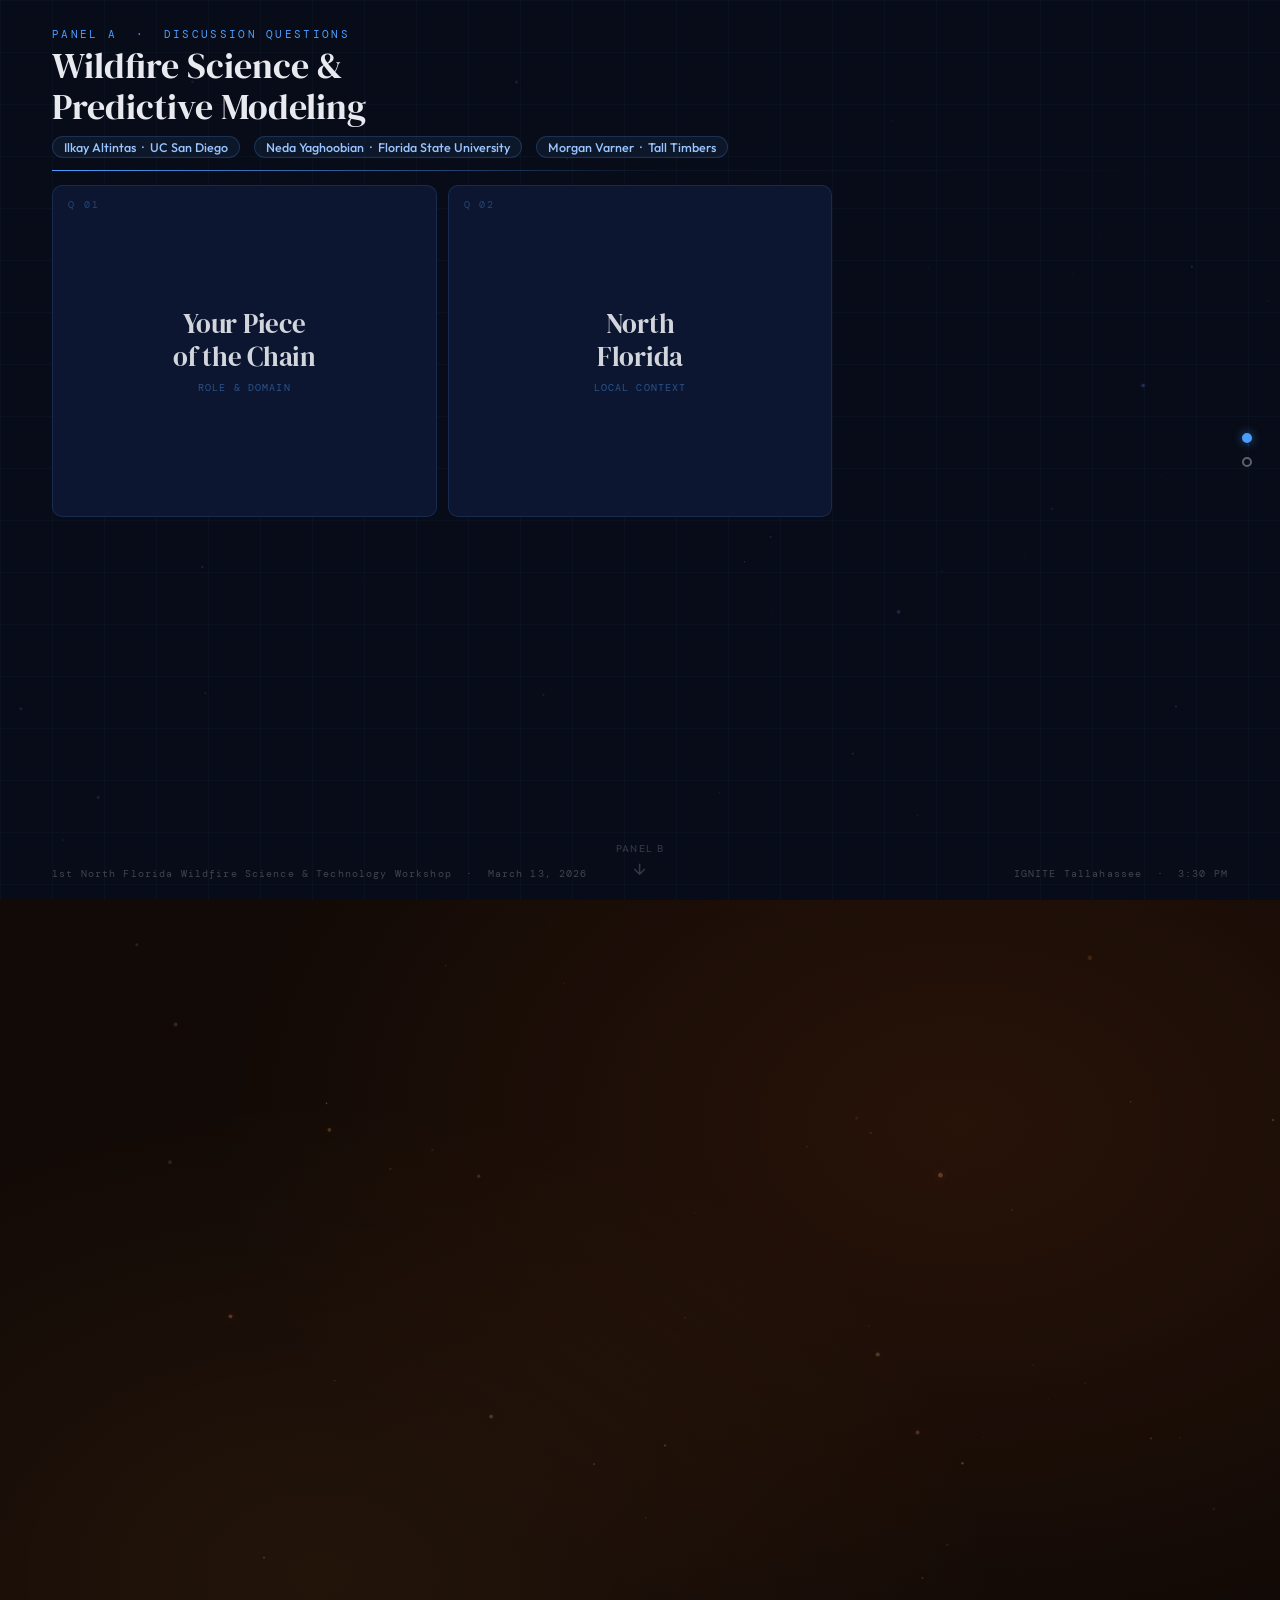
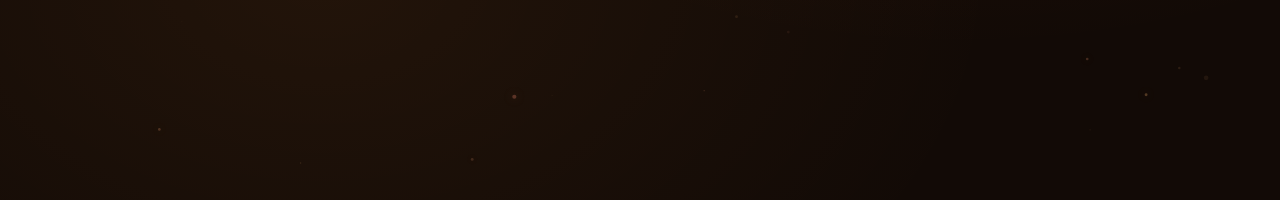
<file: panel/index.html>
<!DOCTYPE html>
<html lang="en">
<head>
<meta charset="UTF-8">
<meta name="viewport" content="width=device-width, initial-scale=1.0">
<title>Discussion Panels — 1st North Florida Wildfire Workshop</title>
<link rel="preconnect" href="https://fonts.googleapis.com">
<link href="https://fonts.googleapis.com/css2?family=DM+Serif+Display:ital@0;1&family=DM+Mono:wght@400;500&family=Outfit:wght@300;400;500;600&display=swap" rel="stylesheet">
<style>
  *, *::before, *::after { box-sizing: border-box; margin: 0; padding: 0; }

  :root {
    --a-bg:        #080c18;
    --a-blue:      #4a9eff;
    --a-accent:    #e8621a;
    --a-card-back: #0d1630;
    --a-card-front:#0f1830;

    --b-bg:        #120a06;
    --b-ember:     #ff9a3c;
    --b-accent:    #e85d1a;
    --b-card-back: #1a0e06;
    --b-card-front:#1e1008;
  }

  html { scroll-snap-type: y mandatory; overflow-y: scroll; height: 100%; scroll-behavior: smooth; }
  body { height: 100%; font-family: 'Outfit', sans-serif; }

  /* ── NAV ── */
  .nav-dots { position: fixed; right: 28px; top: 50%; transform: translateY(-50%); z-index: 200; display: flex; flex-direction: column; gap: 14px; }
  .nav-dot { width: 10px; height: 10px; border-radius: 50%; border: 2px solid rgba(255,255,255,0.35); background: transparent; cursor: pointer; transition: all 0.3s; }
  .nav-dot.active-a { background: #4a9eff; border-color: #4a9eff; box-shadow: 0 0 10px #4a9eff88; }
  .nav-dot.active-b { background: #e85d1a; border-color: #e85d1a; box-shadow: 0 0 10px #e85d1a88; }

  /* ── SCROLL HINT ── */
  .scroll-hint { position: absolute; bottom: 22px; left: 50%; transform: translateX(-50%); display: flex; flex-direction: column; align-items: center; gap: 5px; opacity: 0.38; animation: bob 2.2s ease-in-out infinite; cursor: pointer; }
  .scroll-hint span { font-size: 10px; letter-spacing: 0.14em; text-transform: uppercase; }
  .scroll-hint svg { width: 18px; height: 18px; }
  @keyframes bob { 0%,100%{transform:translateX(-50%) translateY(0)} 50%{transform:translateX(-50%) translateY(7px)} }

  /* ── PANEL ── */
  .panel { scroll-snap-align: start; height: 100vh; width: 100%; position: relative; overflow: hidden; display: flex; flex-direction: column; }

  canvas.particles { position: absolute; inset: 0; width: 100%; height: 100%; pointer-events: none; opacity: 0.5; }

  #panel-a { background: var(--a-bg); }
  #panel-a::before { content:''; position: absolute; inset: 0; background-image: linear-gradient(rgba(74,158,255,0.032) 1px, transparent 1px), linear-gradient(90deg, rgba(74,158,255,0.032) 1px, transparent 1px); background-size: 52px 52px; pointer-events: none; }

  #panel-b { background: var(--b-bg); }
  #panel-b::before { content:''; position: absolute; inset: 0; background: radial-gradient(ellipse at 75% 25%, rgba(232,93,26,0.1) 0%, transparent 55%), radial-gradient(ellipse at 25% 75%, rgba(255,154,60,0.07) 0%, transparent 50%); pointer-events: none; }

  /* ── INNER LAYOUT ── */
  .panel-inner { position: relative; z-index: 2; height: 100%; display: grid; grid-template-rows: auto 1fr auto; padding: 28px 52px 20px 52px; max-width: 1400px; margin: 0 auto; width: 100%; opacity: 0; }
  .panel-inner.visible { animation: fadeUp 0.6s cubic-bezier(0.22,1,0.36,1) forwards; }
  @keyframes fadeUp { from{opacity:0;transform:translateY(14px)} to{opacity:1;transform:translateY(0)} }

  /* ── HEADER ── */
  .panel-label { font-family: 'DM Mono', monospace; font-size: 10.5px; letter-spacing: 0.22em; text-transform: uppercase; margin-bottom: 4px; }
  #panel-a .panel-label { color: var(--a-blue); }
  #panel-b .panel-label { color: var(--b-ember); }

  .panel-title { font-family: 'DM Serif Display', serif; font-size: clamp(22px, 2.8vw, 38px); font-weight: 400; line-height: 1.15; margin-bottom: 9px; }
  #panel-a .panel-title { color: #e8eaf0; }
  #panel-b .panel-title { color: #f0ece8; }

  .panelists-row { display: flex; flex-wrap: wrap; gap: 5px 14px; align-items: center; margin-top: 7px; }
  .panelist-tag { font-size: 12.5px; font-weight: 500; padding: 2px 11px; border-radius: 20px; }
  #panel-a .panelist-tag { background: rgba(74,158,255,0.08); border: 1px solid rgba(74,158,255,0.2); color: #98c4ff; }
  #panel-b .panelist-tag { background: rgba(232,93,26,0.08); border: 1px solid rgba(232,93,26,0.22); color: #ffb07a; }

  .divider { height: 1px; margin: 12px 0 14px 0; }
  #panel-a .divider { background: linear-gradient(90deg, var(--a-blue), rgba(74,158,255,0.07), transparent); }
  #panel-b .divider { background: linear-gradient(90deg, var(--b-accent), rgba(232,93,26,0.07), transparent); }

  /* ── GRID ── */
  .questions-grid { display: grid; grid-template-columns: repeat(3,1fr); grid-template-rows: repeat(2,1fr); gap: 11px; min-height: 0; }

  /* ── FLIP CARD ── */
  /*
    Approach: scaleX-based flip. No preserve-3d needed.
    Phase 1 (flipping out): scaleX 1→0 on back face (0–0.22s)
    Phase 2 (flipping in):  scaleX 0→1 on front face (0.22–0.44s)
    JavaScript adds .flipped class on click.
  */
  .q-card {
    position: relative;
    border-radius: 10px;
    cursor: pointer;
    /* entrance animation */
    opacity: 0; transform: translateY(10px);
    transition: opacity 0.4s ease, transform 0.4s ease;
  }
  .q-card.card-visible { opacity: 1; transform: translateY(0); }

  /* Both faces fill the full card */
  .card-back,
  .card-front {
    position: absolute;
    inset: 0;
    border-radius: 10px;
    padding: 16px 18px;
    display: flex;
    flex-direction: column;
  }

  /* ── BACK FACE (default: scaleX=1, visible) ── */
  .card-back {
    align-items: center;
    justify-content: center;
    gap: 8px;
    transform-origin: center;
    transform: scaleX(1);
    transition: transform 0.2s ease-in, opacity 0.2s ease-in;
    overflow: hidden;
  }
  /* When flipped: back squishes away */
  .q-card.flipped .card-back {
    transform: scaleX(0);
    opacity: 0;
    transition: transform 0.2s ease-in, opacity 0.1s ease-in;
  }

  /* ── FRONT FACE (default: scaleX=0, hidden) ── */
  .card-front {
    gap: 6px;
    transform-origin: center;
    transform: scaleX(0);
    opacity: 0;
    /* delayed so it only appears after back has gone away */
    transition: transform 0.22s 0.18s ease-out, opacity 0.2s 0.18s ease-out;
    overflow: hidden;
  }
  /* When flipped: front expands in */
  .q-card.flipped .card-front {
    transform: scaleX(1);
    opacity: 1;
    transition: transform 0.22s 0.18s ease-out, opacity 0.2s 0.18s ease-out;
  }

  /* ── BACK STYLES ── */
  #panel-a .card-back { background: var(--a-card-back); border: 1px solid rgba(74,158,255,0.15); }
  #panel-b .card-back { background: var(--b-card-back); border: 1px solid rgba(232,93,26,0.15); }

  /* hover glow on back */
  .q-card:not(.flipped):hover .card-back {
    border-color: rgba(74,158,255,0.32);
    box-shadow: 0 4px 26px rgba(74,158,255,0.1);
  }
  #panel-b .q-card:not(.flipped):hover .card-back {
    border-color: rgba(232,93,26,0.35);
    box-shadow: 0 4px 26px rgba(232,93,26,0.12);
  }

  .card-back::before {
    content: ''; position: absolute; inset: 0; border-radius: 10px;
    opacity: 0; transition: opacity 0.28s; pointer-events: none;
  }
  .q-card:not(.flipped):hover .card-back::before { opacity: 1; }
  #panel-a .card-back::before { background: radial-gradient(ellipse at center, rgba(74,158,255,0.09), transparent 68%); }
  #panel-b .card-back::before { background: radial-gradient(ellipse at center, rgba(232,93,26,0.1), transparent 68%); }

  .hint-number { font-family: 'DM Mono', monospace; font-size: 9.5px; letter-spacing: 0.2em; text-transform: uppercase; position: absolute; top: 13px; left: 15px; }
  #panel-a .hint-number { color: rgba(74,158,255,0.35); }
  #panel-b .hint-number { color: rgba(255,154,60,0.35); }

  .hint-word { font-family: 'DM Serif Display', serif; font-size: clamp(22px, 2.1vw, 30px); font-weight: 400; text-align: center; line-height: 1.22; letter-spacing: -0.01em; position: relative; z-index: 1; }
  #panel-a .hint-word { color: rgba(232,234,240,0.9); }
  #panel-b .hint-word { color: rgba(240,236,232,0.9); }

  .hint-sub { font-family: 'DM Mono', monospace; font-size: 9.5px; letter-spacing: 0.12em; text-transform: uppercase; text-align: center; position: relative; z-index: 1; }
  #panel-a .hint-sub { color: rgba(74,158,255,0.45); }
  #panel-b .hint-sub { color: rgba(255,154,60,0.45); }

  .tap-hint { position: absolute; bottom: 10px; right: 13px; font-family: 'DM Mono', monospace; font-size: 8px; letter-spacing: 0.14em; text-transform: uppercase; opacity: 0; transition: opacity 0.22s; }
  .q-card:not(.flipped):hover .tap-hint { opacity: 1; }
  #panel-a .tap-hint { color: rgba(74,158,255,0.5); }
  #panel-b .tap-hint { color: rgba(255,154,60,0.5); }

  /* ── FRONT STYLES ── */
  #panel-a .card-front { background: var(--a-card-front); border: 1px solid rgba(74,158,255,0.24); }
  #panel-b .card-front { background: var(--b-card-front); border: 1px solid rgba(232,93,26,0.26); }

  .front-number { font-family: 'DM Mono', monospace; font-size: 9px; letter-spacing: 0.18em; text-transform: uppercase; font-weight: 500; }
  #panel-a .front-number { color: var(--a-accent); }
  #panel-b .front-number { color: var(--b-ember); }

  .front-headline { font-family: 'DM Serif Display', serif; font-size: clamp(13px, 1.05vw, 15px); font-weight: 400; line-height: 1.3; letter-spacing: -0.01em; margin-top: 4px; }
  #panel-a .front-headline { color: #dde2f0; }
  #panel-b .front-headline { color: #ede8e0; }

  .front-body { font-family: 'Outfit', sans-serif; font-size: clamp(10px, 0.8vw, 12px); font-weight: 300; line-height: 1.6; flex: 1; margin-top: 6px; }
  #panel-a .front-body { color: #7a8499; }
  #panel-b .front-body { color: #9a8878; }

  .front-note { font-family: 'DM Mono', monospace; font-size: 8.5px; letter-spacing: 0.07em; padding-top: 6px; border-top-width: 1px; border-top-style: solid; line-height: 1.5; margin-top: 4px; }
  #panel-a .front-note { color: rgba(74,158,255,0.42); border-top-color: rgba(74,158,255,0.1); }
  #panel-b .front-note { color: rgba(255,154,60,0.42); border-top-color: rgba(232,93,26,0.1); }

  /* ── FOOTER ── */
  .panel-footer { display: flex; justify-content: space-between; align-items: center; padding-top: 9px; font-family: 'DM Mono', monospace; font-size: 9.5px; letter-spacing: 0.12em; opacity: 0.25; }
  #panel-a .panel-footer { color: #e8eaf0; }
  #panel-b .panel-footer { color: #f0ece8; }
</style>
</head>
<body>

<nav class="nav-dots">
  <div class="nav-dot active-a" onclick="scrollToPanel(0)"></div>
  <div class="nav-dot" onclick="scrollToPanel(1)"></div>
</nav>

<!-- ══════════════ PANEL A ══════════════ -->
<section class="panel" id="panel-a">
  <canvas class="particles" id="canvas-a"></canvas>
  <div class="panel-inner" id="inner-a">
    <header>
      <p class="panel-label">Panel A &nbsp;·&nbsp; Discussion Questions</p>
      <h1 class="panel-title">Wildfire Science &amp;<br>Predictive Modeling</h1>
      <div class="panelists-row">
        <span class="panelist-tag">Ilkay Altintas &nbsp;·&nbsp; UC San Diego</span>
        <span class="panelist-tag">Neda Yaghoobian &nbsp;·&nbsp; Florida State University</span>
        <span class="panelist-tag">Morgan Varner &nbsp;·&nbsp; Tall Timbers</span>
      </div>
      <div class="divider"></div>
    </header>

    <div class="questions-grid">

      <div class="q-card" onclick="this.classList.toggle('flipped')">
        <div class="card-back">
          <span class="hint-number">Q 01</span>
          <div class="hint-word">Your Piece<br>of the Chain</div>
          <div class="hint-sub">Role &amp; Domain</div>
          <span class="tap-hint">click to reveal</span>
        </div>
        <div class="card-front">
          <div class="front-number">Question 01</div>
          <div class="front-headline">What specific piece of the wildfire prediction chain does your work address?</div>
          <div class="front-body">You each approach wildfire from a fundamentally different angle — AI and data systems, atmospheric fluid dynamics, and fire ecology. What is the specific piece of the wildfire prediction chain that your work addresses?</div>
          <div class="front-note">Opens the panel with clear positioning. Each panelist introduces their domain without overlap.</div>
        </div>
      </div>

      <div class="q-card" onclick="this.classList.toggle('flipped')">
        <div class="card-back">
          <span class="hint-number">Q 02</span>
          <div class="hint-word">North<br>Florida</div>
          <div class="hint-sub">Local Context</div>
          <span class="tap-hint">click to reveal</span>
        </div>
        <div class="card-front">
          <div class="front-number">Question 02</div>
          <div class="front-headline">How does North Florida's specific character shape your research?</div>
          <div class="front-body">North Florida's wildfire environment — its humid climate, longleaf pine ecosystem, and deeply ingrained prescribed burn culture — is fundamentally different from the western U.S. or Mediterranean regions. How does this region's specific character shape your methods, data needs, or assumptions?</div>
          <div class="front-note">Grounds the panel in the local context. Signals North Florida as a scientifically distinct environment.</div>
        </div>
      </div>

      <div class="q-card" onclick="this.classList.toggle('flipped')">
        <div class="card-back">
          <span class="hint-number">Q 03</span>
          <div class="hint-word">Error &amp;<br>Noise</div>
          <div class="hint-sub">Uncertainty</div>
          <span class="tap-hint">click to reveal</span>
        </div>
        <div class="card-front">
          <div class="front-number">Question 03</div>
          <div class="front-headline">How do errors resulting from uncertainty affect your predictions?</div>
          <div class="front-body">In your research, where does uncertainty primarily come from — insufficient input data, inherent unpredictability in physical or ecological processes, or both? How do you quantify, manage, or communicate the errors that result?</div>
          <div class="front-note">A technically rich question each panelist answers from their own domain. Reveals the honest limits of current science.</div>
        </div>
      </div>

      <div class="q-card" onclick="this.classList.toggle('flipped')">
        <div class="card-back">
          <span class="hint-number">Q 04</span>
          <div class="hint-word">Human<br>Footprint</div>
          <div class="hint-sub">Land Use &amp; Activity</div>
          <span class="tap-hint">click to reveal</span>
        </div>
        <div class="card-front">
          <div class="front-number">Question 04</div>
          <div class="front-headline">How do human activities alter the landscape your models rely on?</div>
          <div class="front-body">Human activities — such as prescribed burning, land-use change, and urban expansion — continuously reshape fuel structure, fire behavior patterns, and the historical record that models are trained on. How does your research account for and adapt to these ongoing changes?</div>
          <div class="front-note">Broadens the question to human land management at large. Relevant across all three panelists' domains.</div>
        </div>
      </div>

      <div class="q-card" onclick="this.classList.toggle('flipped')">
        <div class="card-back">
          <span class="hint-number">Q 05</span>
          <div class="hint-word">AI's Edge —<br>and Its Limits</div>
          <div class="hint-sub">Promise vs. Hype</div>
          <span class="tap-hint">click to reveal</span>
        </div>
        <div class="card-front">
          <div class="front-number">Question 05</div>
          <div class="front-headline">What has AI made newly possible — and what do you worry it's oversimplifying?</div>
          <div class="front-body">Large-scale remote sensing and AI have made some previously unanswerable questions tractable. What is one question your field can now begin to answer that it couldn't five years ago — and is there anything you worry is being oversimplified by the current wave of AI enthusiasm?</div>
          <div class="front-note">Celebrates genuine progress while naming what could be lost. Directly relevant to AI researchers and students in the room.</div>
        </div>
      </div>

      <div class="q-card" onclick="this.classList.toggle('flipped')">
        <div class="card-back">
          <span class="hint-number">Q 06</span>
          <div class="hint-word">The Missing<br>Research</div>
          <div class="hint-sub">What's Needed Next</div>
          <span class="tap-hint">click to reveal</span>
        </div>
        <div class="card-front">
          <div class="front-number">Question 06</div>
          <div class="front-headline">What is the most underinvested research direction in wildfire science right now?</div>
          <div class="front-body">For the graduate students and early-career researchers in this room working at the intersection of AI, remote sensing, and wildfire science — what is the most underinvested research direction you see right now, and why does it matter?</div>
          <div class="front-note">Turns expertise into actionable guidance. Each panelist names specific research gaps in their domain.</div>
        </div>
      </div>

    </div>

    <footer class="panel-footer">
      <span>1st North Florida Wildfire Science &amp; Technology Workshop &nbsp;·&nbsp; March 13, 2026</span>
      <span>IGNITE Tallahassee &nbsp;·&nbsp; 3:30 PM</span>
    </footer>
  </div>
  <div class="scroll-hint" onclick="scrollToPanel(1)" style="color:#7a8099;">
    <span>Panel B</span>
    <svg viewBox="0 0 24 24" fill="none" stroke="currentColor" stroke-width="2"><path d="M12 5v14M5 12l7 7 7-7"/></svg>
  </div>
</section>

<!-- ══════════════ PANEL B ══════════════ -->
<section class="panel" id="panel-b">
  <canvas class="particles" id="canvas-b"></canvas>
  <div class="panel-inner" id="inner-b">
    <header>
      <p class="panel-label">Panel B &nbsp;·&nbsp; Discussion Questions</p>
      <h1 class="panel-title">Response, Planning &amp;<br>Decision-Making</h1>
      <div class="panelists-row">
        <span class="panelist-tag">Xilei Zhao &nbsp;·&nbsp; University of Florida</span>
        <span class="panelist-tag">Divina Lade &nbsp;·&nbsp; Apalachee Regional Planning Council</span>
        <span class="panelist-tag">Donald Johnson Jr. &nbsp;·&nbsp; Tallahassee Fire Department</span>
      </div>
      <div class="divider"></div>
    </header>

    <div class="questions-grid">

      <div class="q-card" onclick="this.classList.toggle('flipped')">
        <div class="card-back">
          <span class="hint-number">Q 01</span>
          <div class="hint-word">Your Stage<br>in the Response</div>
          <div class="hint-sub">Before / During / After</div>
          <span class="tap-hint">click to reveal</span>
        </div>
        <div class="card-front">
          <div class="front-number">Question 01</div>
          <div class="front-headline">What stage of wildfire response is most central to your work?</div>
          <div class="front-body">Whether you focus on pre-event planning, real-time decision-making, or post-incident recovery — which stage do you work in most closely, and what kinds of decisions or actions does that involve?</div>
          <div class="front-note">Grounds each panelist's role in the response timeline. Sets up all subsequent questions with a shared sense of where each person stands.</div>
        </div>
      </div>

      <div class="q-card" onclick="this.classList.toggle('flipped')">
        <div class="card-back">
          <span class="hint-number">Q 02</span>
          <div class="hint-word">Hard<br>to Get</div>
          <div class="hint-sub">Data &amp; Information Gaps</div>
          <span class="tap-hint">click to reveal</span>
        </div>
        <div class="card-front">
          <div class="front-number">Question 02</div>
          <div class="front-headline">What information is typically missing or difficult to obtain when you need it most?</div>
          <div class="front-body">In your day-to-day work, what information or data do you rely on most — where does it come from, how reliable is it, and what is typically missing or difficult to obtain when it matters?</div>
          <div class="front-note">Surfaces the real information gaps practitioners face. Directly useful to researchers who may not know what is operationally missing.</div>
        </div>
      </div>

      <div class="q-card" onclick="this.classList.toggle('flipped')">
        <div class="card-back">
          <span class="hint-number">Q 03</span>
          <div class="hint-word">Can't<br>Use It</div>
          <div class="hint-sub">Science → Practice Gap</div>
          <span class="tap-hint">click to reveal</span>
        </div>
        <div class="card-front">
          <div class="front-number">Question 03</div>
          <div class="front-headline">What research outputs or tools — such as AI models — have been difficult to translate into operational use?</div>
          <div class="front-body">Research regularly produces tools, models, and findings intended to support decision-making in the field. Where have these fallen short in practice — whether due to format, timing, accessibility, or how uncertainty is communicated?</div>
          <div class="front-note">Directly addresses the science-to-practice gap at the core of this workshop. Invites candid answers about where the bridge breaks down.</div>
        </div>
      </div>

      <div class="q-card" onclick="this.classList.toggle('flipped')">
        <div class="card-back">
          <span class="hint-number">Q 04</span>
          <div class="hint-word">This Place,<br>These Rules</div>
          <div class="hint-sub">Region-Specific Context</div>
          <span class="tap-hint">click to reveal</span>
        </div>
        <div class="card-front">
          <div class="front-number">Question 04</div>
          <div class="front-headline">What aspects of this region's wildfire context require approaches developed specifically for it?</div>
          <div class="front-body">North Florida has one of the most active prescribed burn cultures in the country, a multi-county regional planning structure, and a Wildland-Urban Interface that differs substantially from California or the Pacific Northwest. What aspects of your work here cannot be directly informed by frameworks or methods developed for other regions?</div>
          <div class="front-note">Localizes the panel. Draws on knowledge only practitioners embedded in this region would have.</div>
        </div>
      </div>

      <div class="q-card" onclick="this.classList.toggle('flipped')">
        <div class="card-back">
          <span class="hint-number">Q 05</span>
          <div class="hint-word">Left<br>Behind</div>
          <div class="hint-sub">Equity &amp; Access</div>
          <span class="tap-hint">click to reveal</span>
        </div>
        <div class="card-front">
          <div class="front-number">Question 05</div>
          <div class="front-headline">Where does the system currently fail the people most at risk?</div>
          <div class="front-body">Wildfire evacuation and emergency response are not equally accessible to everyone. In your specific work — whether modeling evacuation behavior, planning across nine counties, or coordinating first response — where does the system fall short for people with less mobility, fewer resources, or less access to information?</div>
          <div class="front-note">Brings an equity lens in a concrete, experience-grounded way. Each panelist names a different dimension of the gap.</div>
        </div>
      </div>

      <div class="q-card" onclick="this.classList.toggle('flipped')">
        <div class="card-back">
          <span class="hint-number">Q 06</span>
          <div class="hint-word">Build<br>This Instead</div>
          <div class="hint-sub">Feedback to Researchers</div>
          <span class="tap-hint">click to reveal</span>
        </div>
        <div class="card-front">
          <div class="front-number">Question 06</div>
          <div class="front-headline">What should researchers stop building — and what would actually change your work?</div>
          <div class="front-body">Speaking directly to the researchers in this room: what is one thing the research community keeps building that doesn't actually help you — and what is one thing that, if someone built it well, would immediately change how you work?</div>
          <div class="front-note">The most pointed question of the workshop. Lets practitioners give unfiltered feedback to researchers — the perfect closing for a Bridging-themed session.</div>
        </div>
      </div>

    </div>

    <footer class="panel-footer">
      <span>1st North Florida Wildfire Science &amp; Technology Workshop &nbsp;·&nbsp; March 13, 2026</span>
      <span>IGNITE Tallahassee &nbsp;·&nbsp; 3:30 PM</span>
    </footer>
  </div>
</section>

<script>
// ── PARTICLES ─────────────────────────────────────────────
function initParticles(id, type) {
  const canvas = document.getElementById(id);
  const ctx = canvas.getContext('2d');
  let W, H, pts = [];
  function resize() { W = canvas.width = canvas.offsetWidth; H = canvas.height = canvas.offsetHeight; }
  resize(); window.addEventListener('resize', resize);
  const n = type==='a' ? 50 : 65;
  for (let i=0; i<n; i++) pts.push(make());
  function make() {
    return { x: Math.random()*(W||1200), y: Math.random()*(H||800),
      r: Math.random()*(type==='a'?1.7:2.1)+0.3,
      vx: (Math.random()-0.5)*(type==='a'?0.15:0.1),
      vy: -(Math.random()*(type==='a'?0.27:0.44)+0.06),
      a: Math.random()*0.55+0.1, f: Math.random()*Math.PI*2,
      fs: Math.random()*0.026+0.007,
      h: type==='a' ? Math.random()*40+200 : Math.random()*30+12 };
  }
  function draw() {
    ctx.clearRect(0,0,W,H);
    pts.forEach((p,i) => {
      p.x+=p.vx; p.y+=p.vy; p.f+=p.fs;
      const fl = Math.sin(p.f)*0.22+0.78;
      if(p.y<-8){pts[i]=make();pts[i].y=H+4;}
      if(p.x<-8)p.x=W+4; if(p.x>W+8)p.x=-4;
      const c = `hsla(${p.h},80%,68%,${p.a*fl})`;
      ctx.beginPath(); ctx.arc(p.x,p.y,p.r*fl,0,Math.PI*2);
      ctx.fillStyle=c; ctx.shadowColor=c; ctx.shadowBlur=type==='a'?5:9;
      ctx.fill(); ctx.shadowBlur=0;
    });
    requestAnimationFrame(draw);
  }
  draw();
}
initParticles('canvas-a','a');
initParticles('canvas-b','b');

// ── NAV & SCROLL ──────────────────────────────────────────
const panels = document.querySelectorAll('.panel');
const dots   = document.querySelectorAll('.nav-dot');
function scrollToPanel(i) { panels[i].scrollIntoView({behavior:'smooth'}); }

const obs = new IntersectionObserver(entries => {
  entries.forEach(e => {
    const idx   = Array.from(panels).indexOf(e.target);
    const inner = e.target.querySelector('.panel-inner');
    const cards = e.target.querySelectorAll('.q-card');
    if (e.isIntersecting) {
      dots.forEach(d => d.classList.remove('active-a','active-b'));
      dots[idx].classList.add(idx===0 ? 'active-a' : 'active-b');
      inner.classList.add('visible');
      cards.forEach((c,i) => setTimeout(() => c.classList.add('card-visible'), 160+i*60));
    } else {
      inner.classList.remove('visible');
      cards.forEach(c => c.classList.remove('card-visible','flipped'));
    }
  });
}, { threshold: 0.4 });

panels.forEach(p => obs.observe(p));
document.addEventListener('keydown', e => {
  if (e.key==='ArrowDown'||e.key==='PageDown') scrollToPanel(1);
  if (e.key==='ArrowUp'||e.key==='PageUp') scrollToPanel(0);
});
</script>
</body>
</html>
</file>
